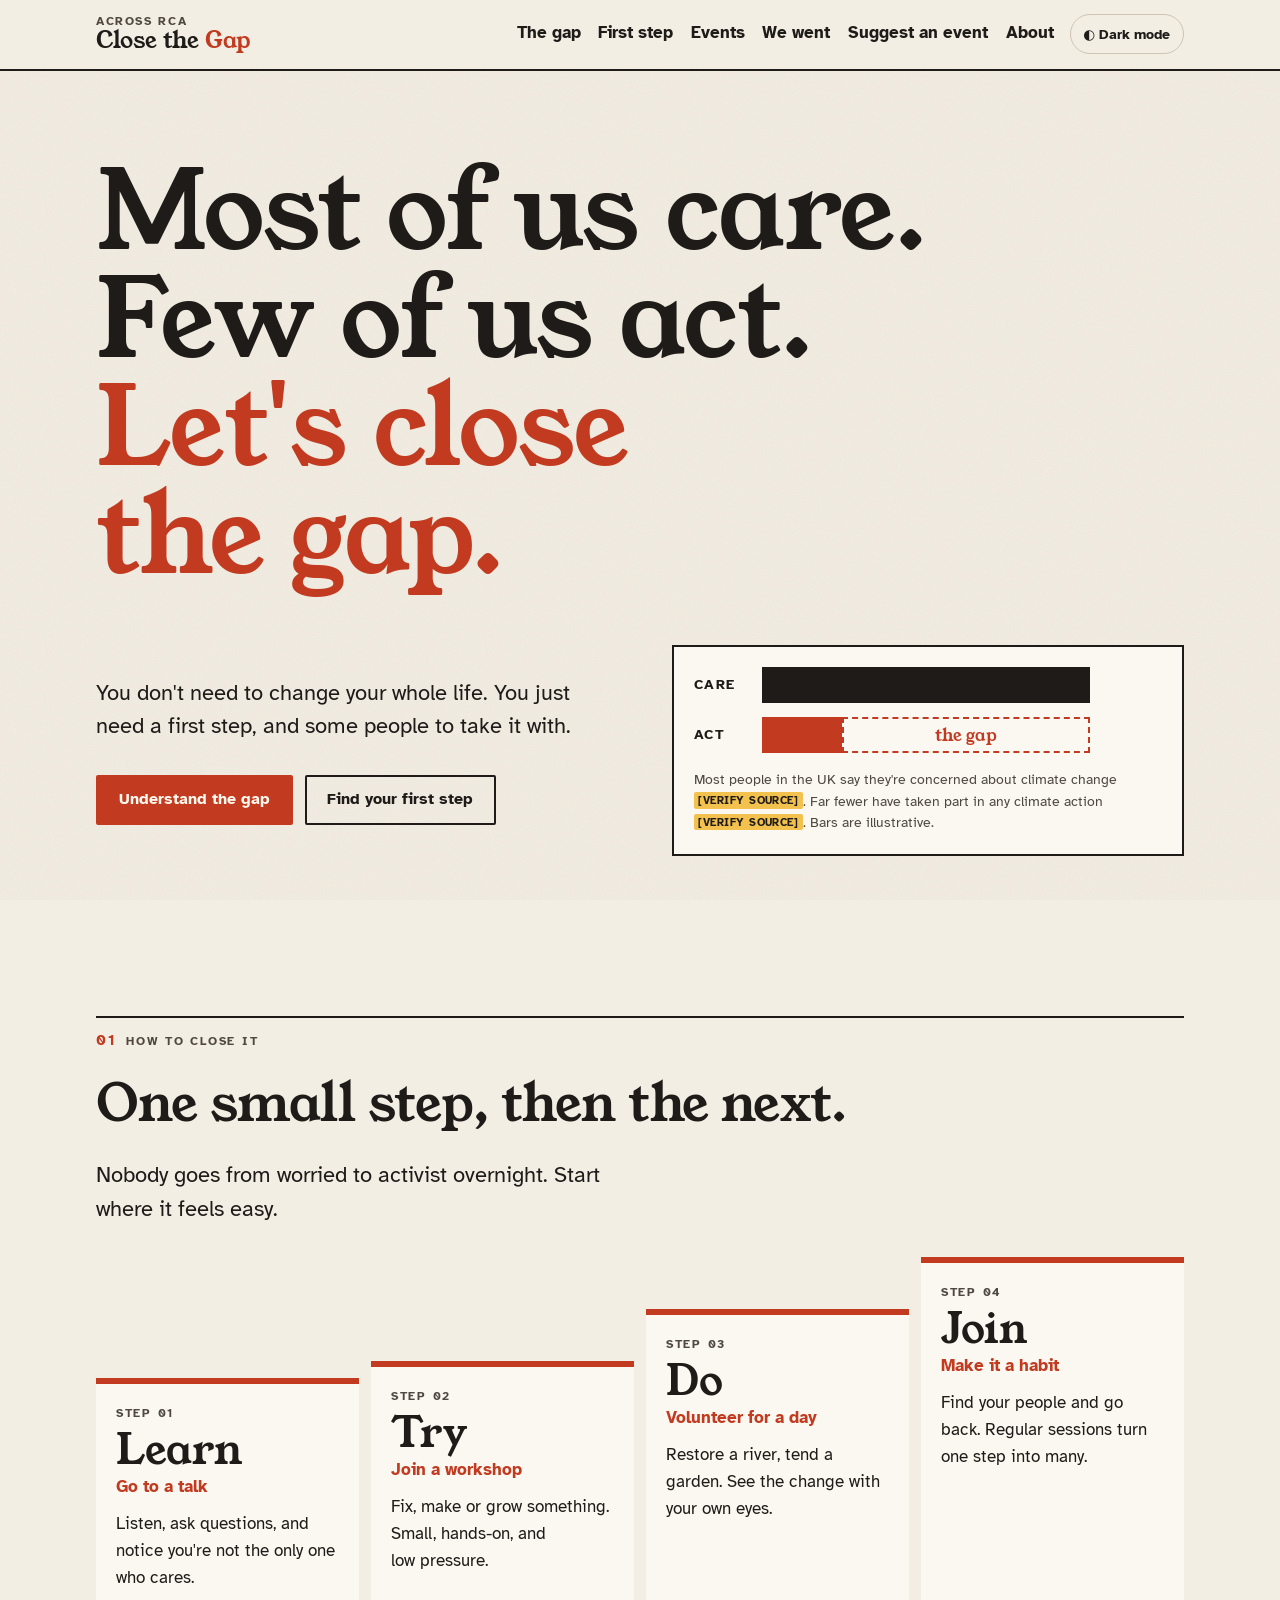
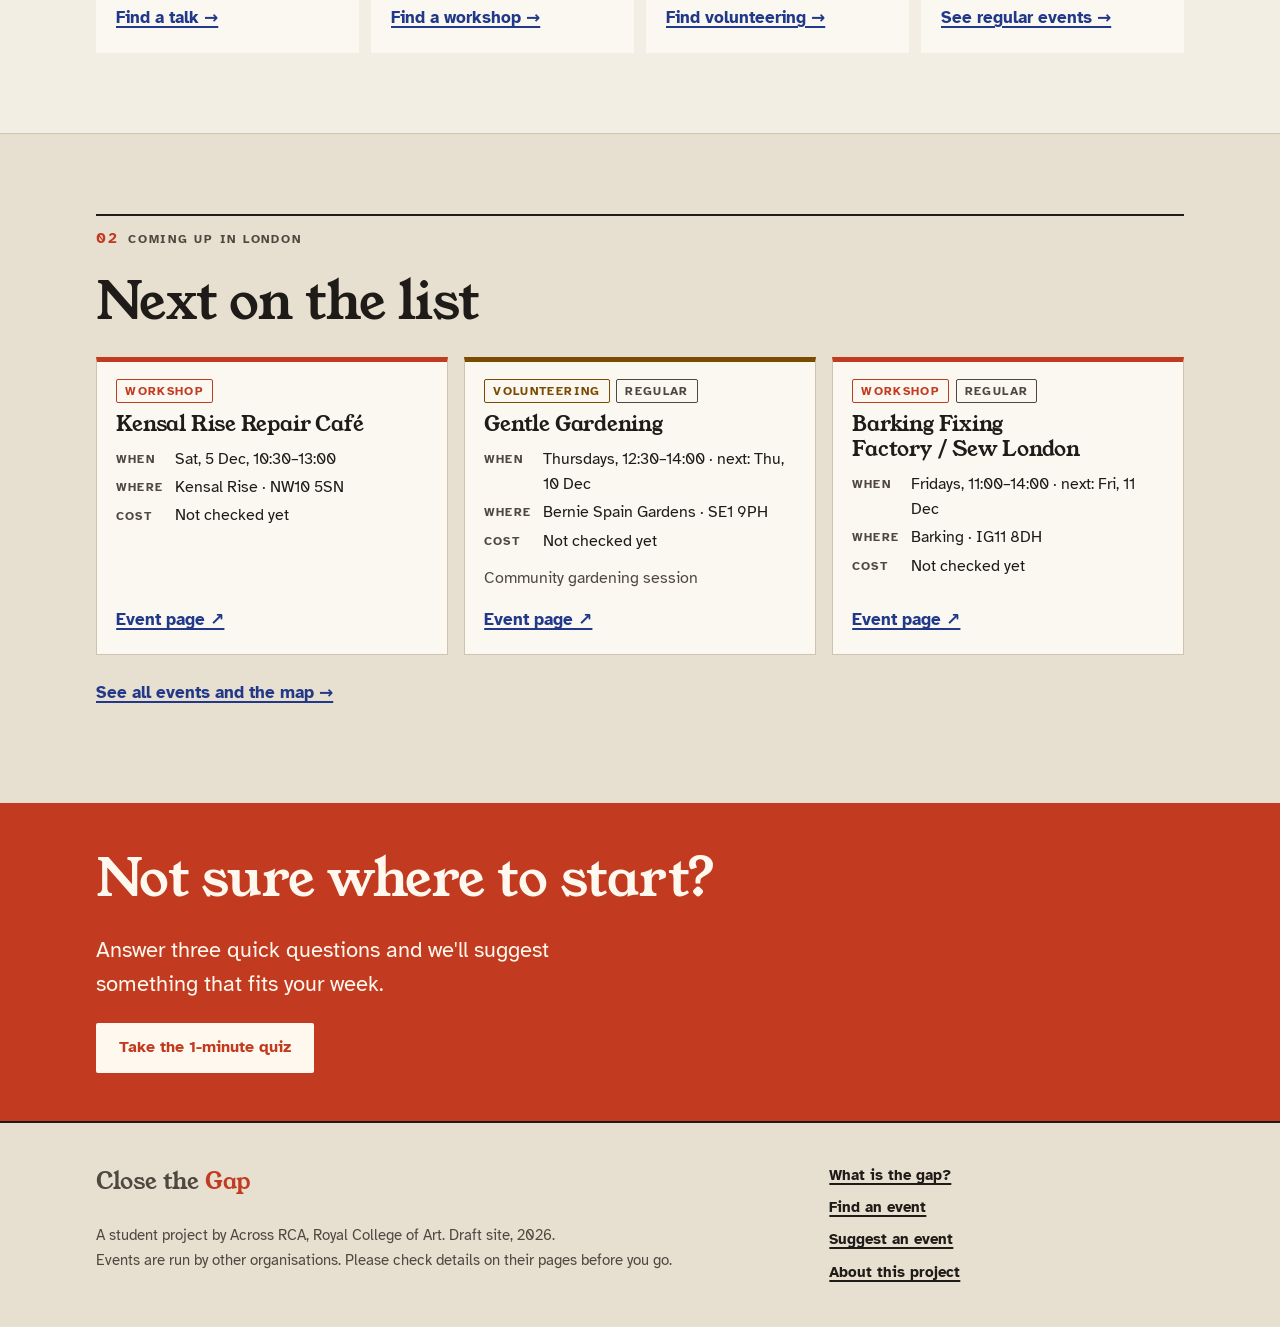
<file: index.html>
<!doctype html>
<html lang="en-GB">
<head>
<meta charset="utf-8">
<meta name="viewport" content="width=device-width, initial-scale=1">
<title>Close the Gap · Across RCA</title>
<meta name="description" content="Most of us care about climate change. Few of us act. Find a friendly first step at a London climate event.">
<link rel="icon" href="data:image/svg+xml,%3Csvg xmlns='http://www.w3.org/2000/svg' viewBox='0 0 32 32'%3E%3Crect width='32' height='32' fill='%23f3eee4'/%3E%3Crect x='4' y='9' width='24' height='5' fill='%231e1b18'/%3E%3Crect x='4' y='18' width='7' height='5' fill='%23c23b20'/%3E%3C/svg%3E">
<!-- Remembers dark/light choice before the page draws (prevents a flash) -->
<script>document.documentElement.classList.add("js");try{var t=localStorage.getItem("aag-theme");if(t)document.documentElement.setAttribute("data-theme",t);}catch(e){}</script>
<link rel="stylesheet" href="tokens.css">
<link rel="stylesheet" href="style.css">
<script src="config.js" defer></script>
<script src="main.js" defer></script>
<script src="data.js" defer></script>
<script src="home.js" defer></script>
</head>
<body>
<a class="skip-link" href="#main">Skip to content</a>

<!-- ===== HEADER (same on every page: if you change it, change it everywhere) ===== -->
<header class="site-header">
  <div class="container header-inner">
    <a class="wordmark" href="index.html">
      <span class="wordmark-kicker">Across RCA</span>
      <span class="wordmark-name">Close the <em>Gap</em></span>
    </a>
    <button class="nav-toggle" type="button" aria-expanded="false" aria-controls="site-nav">Menu</button>
    <nav id="site-nav" class="site-nav" aria-label="Main">
      <ul>
        <li><a href="the-gap.html">The gap</a></li>
        <li><a href="first-step.html">First step</a></li>
        <li><a href="events.html">Events</a></li>
        <li><a href="we-went.html">We went</a></li>
        <li><a href="submit.html">Suggest an event</a></li>
        <li><a href="about.html">About</a></li>
      </ul>
      <button class="theme-toggle" type="button">◐ Theme</button>
    </nav>
  </div>
</header>

<main id="main">

<section class="hero">
  <div class="container">
    <h1><span>Most of us care.</span><span>Few of us act.</span><span class="hero-accent">Let's close the gap.</span></h1>
  </div>
  <div class="container hero-grid">
    <div>
      <p class="lede">You don't need to change your whole life. You just need a first step, and some people to take it with.</p>
      <div class="btn-row">
        <a class="btn btn-primary" href="the-gap.html">Understand the gap</a>
        <a class="btn btn-secondary" href="first-step.html">Find your first step</a>
      </div>
    </div>
    <figure class="gap-figure">
      <div class="gap-row"><span>Care</span><div class="gap-track"><div class="gap-bar gap-bar--care"></div></div></div>
      <div class="gap-row"><span>Act</span><div class="gap-track"><div class="gap-bar gap-bar--act"></div><div class="gap-space">the gap</div></div></div>
      <figcaption>Most people in the UK say they're concerned about climate change <span class="verify">[VERIFY SOURCE]</span>. Far fewer have taken part in any climate action <span class="verify">[VERIFY SOURCE]</span>. Bars are illustrative.</figcaption>
    </figure>
  </div>
</section>

<section class="section">
  <div class="container">
    <p class="chapter"><b>01</b> How to close it</p>
    <h2>One small step, then the next.</h2>
    <p class="lede">Nobody goes from worried to activist overnight. Start where it feels easy.</p>
    <ol class="ladder">
  <li style="--step:0">
    <span class="step-num">Step 01</span>
    <span class="step-verb">Learn</span>
    <span class="step-what">Go to a talk</span>
    <p>Listen, ask questions, and notice you're not the only one who cares.</p>
    <a href="events.html?type=talk">Find a talk →</a>
  </li>
  <li style="--step:1">
    <span class="step-num">Step 02</span>
    <span class="step-verb">Try</span>
    <span class="step-what">Join a workshop</span>
    <p>Fix, make or grow something. Small, hands-on, and low pressure.</p>
    <a href="events.html?type=workshop">Find a workshop →</a>
  </li>
  <li style="--step:2">
    <span class="step-num">Step 03</span>
    <span class="step-verb">Do</span>
    <span class="step-what">Volunteer for a day</span>
    <p>Restore a river, tend a garden. See the change with your own eyes.</p>
    <a href="events.html?type=volunteering">Find volunteering →</a>
  </li>
  <li style="--step:3">
    <span class="step-num">Step 04</span>
    <span class="step-verb">Join</span>
    <span class="step-what">Make it a habit</span>
    <p>Find your people and go back. Regular sessions turn one step into many.</p>
    <a href="events.html">See regular events →</a>
  </li>
</ol>
  </div>
</section>

<section class="section section--sunk">
  <div class="container">
    <p class="chapter"><b>02</b> Coming up in London</p>
    <h2>Next on the list</h2>
    <div id="home-events" aria-live="polite"><p>Loading events…</p></div>
    <p style="margin-top:1.5rem"><a class="arrow-link" href="events.html">See all events and the map →</a></p>
  </div>
</section>

<section class="cta-band">
  <div class="container">
    <h2>Not sure where to start?</h2>
    <p class="lede">Answer three quick questions and we'll suggest something that fits your week.</p>
    <a class="btn btn-invert" href="first-step.html">Take the 1-minute quiz</a>
  </div>
</section>

</main>

<!-- ===== FOOTER (same on every page) ===== -->
<footer class="site-footer">
  <div class="container footer-grid">
    <div>
      <p class="wordmark-name">Close the <em>Gap</em></p>
      <p>A student project by Across RCA, Royal College of Art. Draft site, <span data-year>2026</span>.<br>
      Events are run by other organisations. Please check details on their pages before you go.</p>
    </div>
    <ul aria-label="Footer links">
      <li><a href="the-gap.html">What is the gap?</a></li>
      <li><a href="events.html">Find an event</a></li>
      <li><a href="submit.html">Suggest an event</a></li>
      <li><a href="about.html">About this project</a></li>
    </ul>
  </div>
</footer>
</body>
</html>
</file>
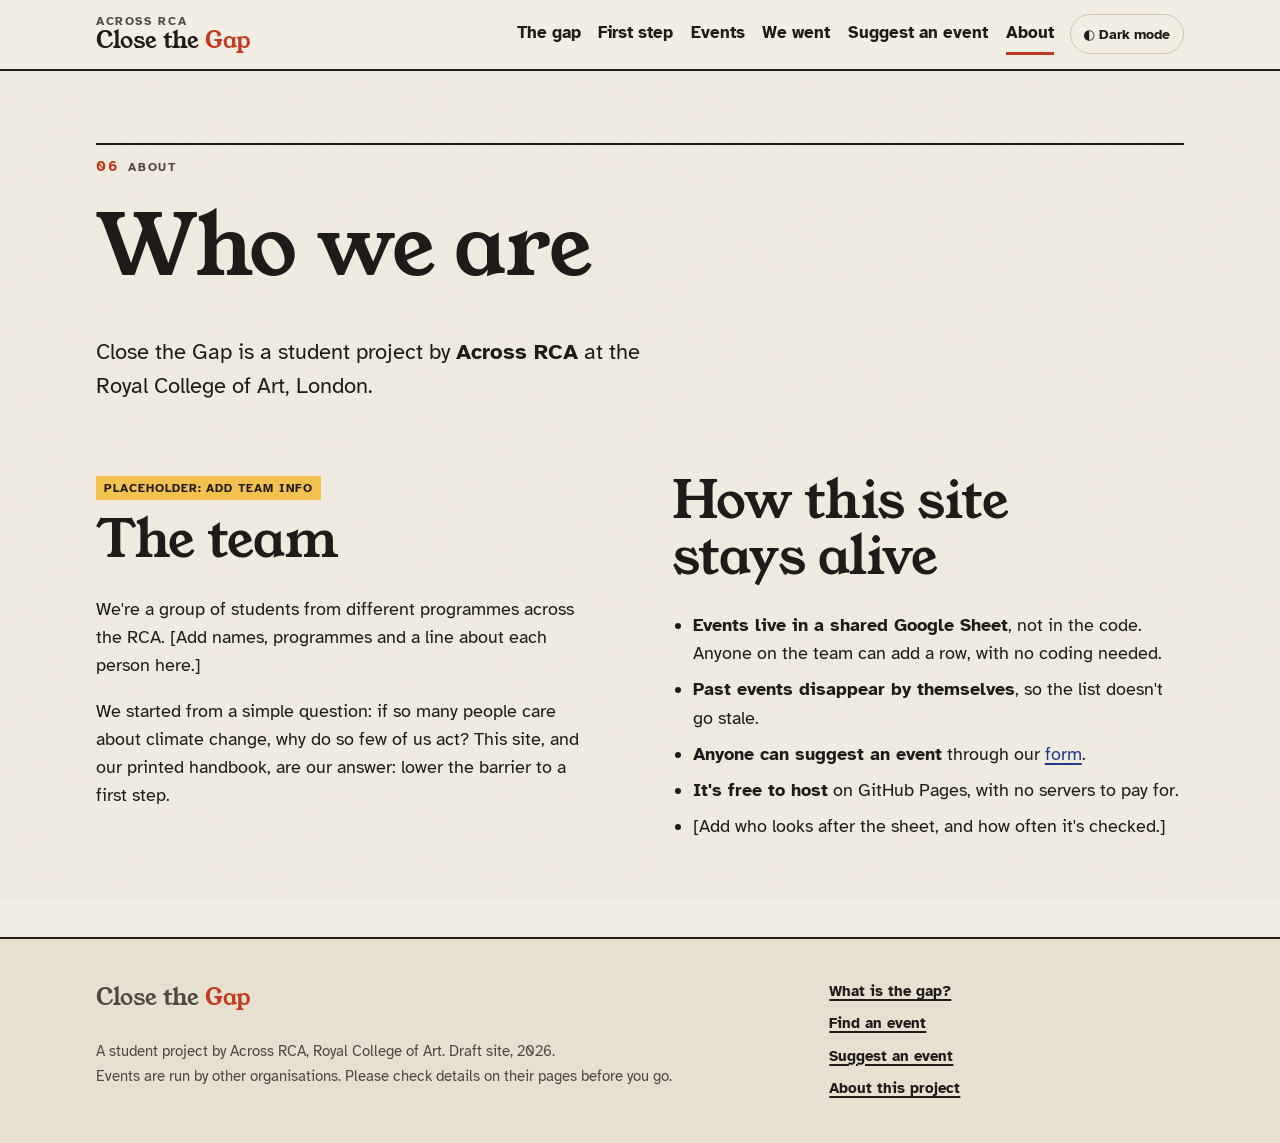
<file: about.html>
<!doctype html>
<html lang="en-GB">
<head>
<meta charset="utf-8">
<meta name="viewport" content="width=device-width, initial-scale=1">
<title>About · Close the Gap</title>
<meta name="description" content="About Close the Gap, a student project by Across RCA at the Royal College of Art.">
<link rel="icon" href="data:image/svg+xml,%3Csvg xmlns='http://www.w3.org/2000/svg' viewBox='0 0 32 32'%3E%3Crect width='32' height='32' fill='%23f3eee4'/%3E%3Crect x='4' y='9' width='24' height='5' fill='%231e1b18'/%3E%3Crect x='4' y='18' width='7' height='5' fill='%23c23b20'/%3E%3C/svg%3E">
<!-- Remembers dark/light choice before the page draws (prevents a flash) -->
<script>document.documentElement.classList.add("js");try{var t=localStorage.getItem("aag-theme");if(t)document.documentElement.setAttribute("data-theme",t);}catch(e){}</script>
<link rel="stylesheet" href="tokens.css">
<link rel="stylesheet" href="style.css">
<script src="config.js" defer></script>
<script src="main.js" defer></script>

</head>
<body>
<a class="skip-link" href="#main">Skip to content</a>

<!-- ===== HEADER (same on every page: if you change it, change it everywhere) ===== -->
<header class="site-header">
  <div class="container header-inner">
    <a class="wordmark" href="index.html">
      <span class="wordmark-kicker">Across RCA</span>
      <span class="wordmark-name">Close the <em>Gap</em></span>
    </a>
    <button class="nav-toggle" type="button" aria-expanded="false" aria-controls="site-nav">Menu</button>
    <nav id="site-nav" class="site-nav" aria-label="Main">
      <ul>
        <li><a href="the-gap.html">The gap</a></li>
        <li><a href="first-step.html">First step</a></li>
        <li><a href="events.html">Events</a></li>
        <li><a href="we-went.html">We went</a></li>
        <li><a href="submit.html">Suggest an event</a></li>
        <li><a href="about.html">About</a></li>
      </ul>
      <button class="theme-toggle" type="button">◐ Theme</button>
    </nav>
  </div>
</header>

<main id="main">

<section class="page-head container">
  <p class="chapter"><b>06</b> About</p>
  <h1>Who we are</h1>
  <p class="lede">Close the Gap is a student project by <strong>Across RCA</strong> at the Royal College of Art, London.</p>
</section>

<section class="section" style="padding-top:1rem">
  <div class="container split">
    <div class="prose">
      <span class="placeholder-tag">PLACEHOLDER: ADD TEAM INFO</span>
      <h2>The team</h2>
      <p>We're a group of students from different programmes across the RCA. [Add names, programmes and a line about each person here.]</p>
      <p>We started from a simple question: if so many people care about climate change, why do so few of us act? This site, and our printed handbook, are our answer: lower the barrier to a first step.</p>
    </div>
    <div class="prose">
      <h2>How this site stays alive</h2>
      <ul class="steps-list">
        <li><strong>Events live in a shared Google Sheet</strong>, not in the code. Anyone on the team can add a row, with no coding needed.</li>
        <li><strong>Past events disappear by themselves</strong>, so the list doesn't go stale.</li>
        <li><strong>Anyone can suggest an event</strong> through our <a href="submit.html">form</a>.</li>
        <li><strong>It's free to host</strong> on GitHub Pages, with no servers to pay for.</li>
        <li>[Add who looks after the sheet, and how often it's checked.]</li>
      </ul>
    </div>
  </div>
</section>

</main>

<!-- ===== FOOTER (same on every page) ===== -->
<footer class="site-footer">
  <div class="container footer-grid">
    <div>
      <p class="wordmark-name">Close the <em>Gap</em></p>
      <p>A student project by Across RCA, Royal College of Art. Draft site, <span data-year>2026</span>.<br>
      Events are run by other organisations. Please check details on their pages before you go.</p>
    </div>
    <ul aria-label="Footer links">
      <li><a href="the-gap.html">What is the gap?</a></li>
      <li><a href="events.html">Find an event</a></li>
      <li><a href="submit.html">Suggest an event</a></li>
      <li><a href="about.html">About this project</a></li>
    </ul>
  </div>
</footer>
</body>
</html>
</file>
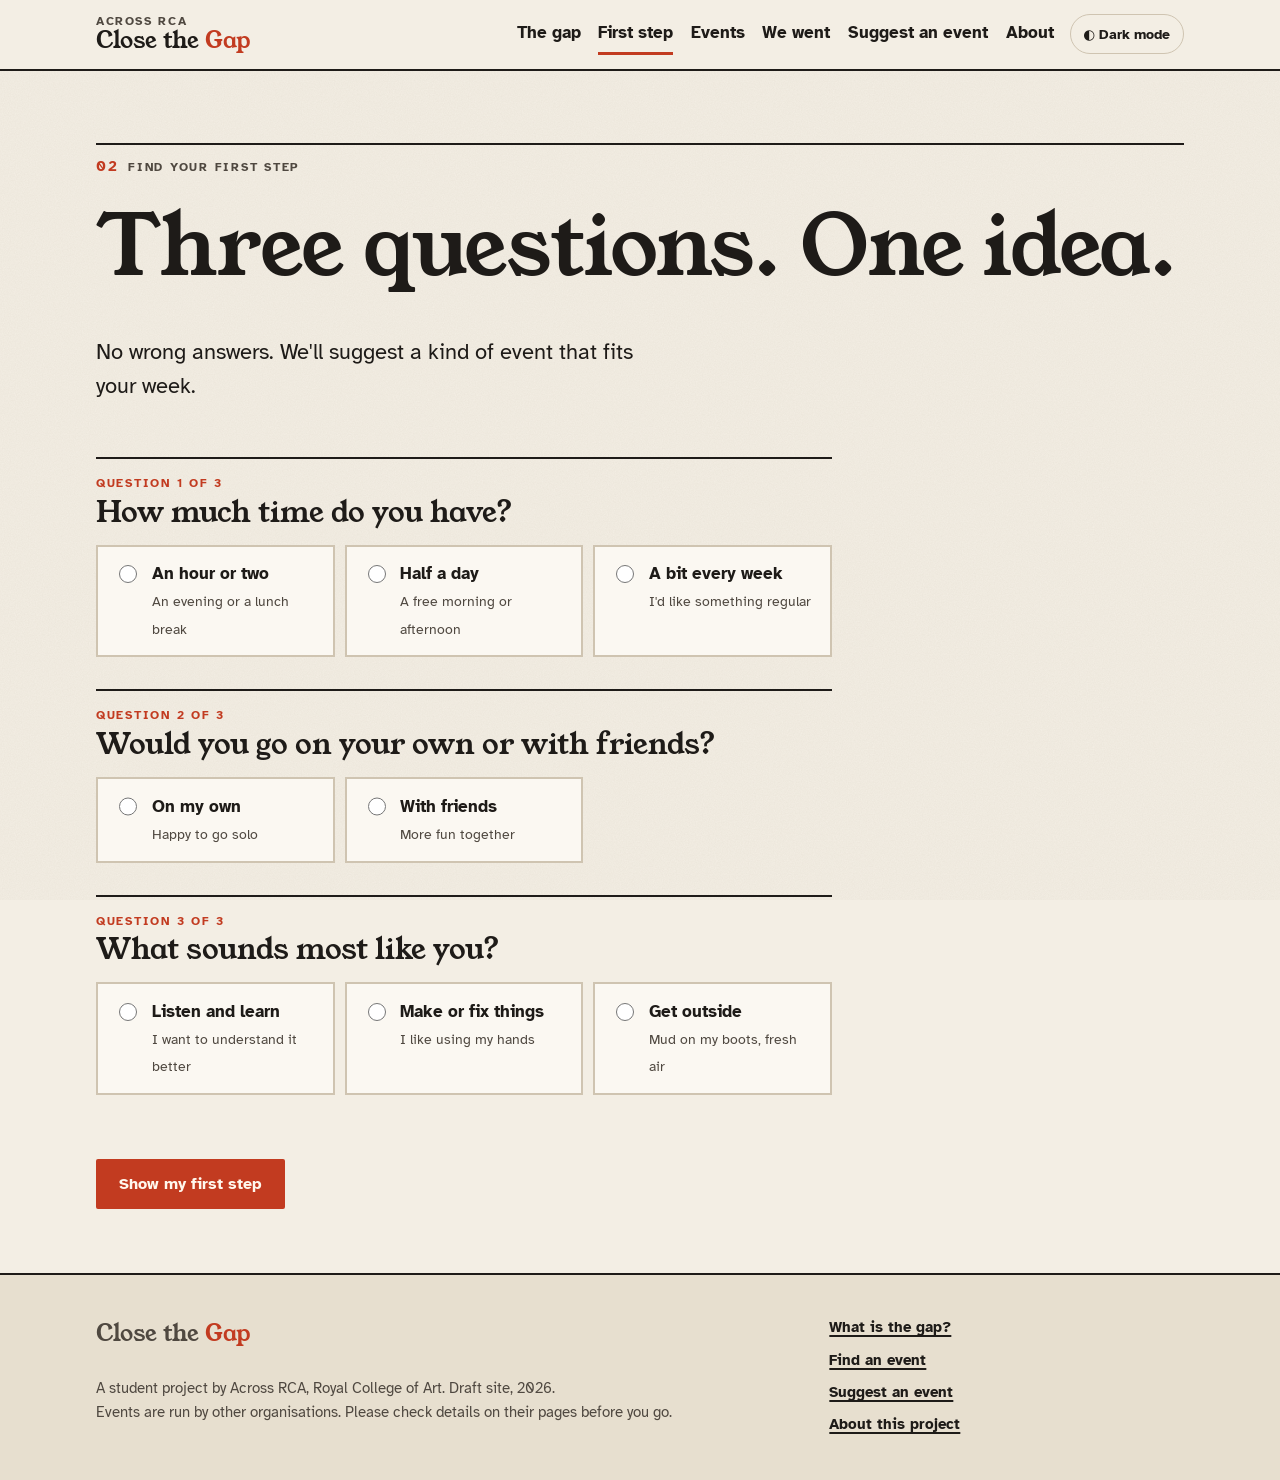
<file: first-step.html>
<!doctype html>
<html lang="en-GB">
<head>
<meta charset="utf-8">
<meta name="viewport" content="width=device-width, initial-scale=1">
<title>Find your first step · Close the Gap</title>
<meta name="description" content="Three quick questions to find a climate event in London that suits you.">
<link rel="icon" href="data:image/svg+xml,%3Csvg xmlns='http://www.w3.org/2000/svg' viewBox='0 0 32 32'%3E%3Crect width='32' height='32' fill='%23f3eee4'/%3E%3Crect x='4' y='9' width='24' height='5' fill='%231e1b18'/%3E%3Crect x='4' y='18' width='7' height='5' fill='%23c23b20'/%3E%3C/svg%3E">
<!-- Remembers dark/light choice before the page draws (prevents a flash) -->
<script>document.documentElement.classList.add("js");try{var t=localStorage.getItem("aag-theme");if(t)document.documentElement.setAttribute("data-theme",t);}catch(e){}</script>
<link rel="stylesheet" href="tokens.css">
<link rel="stylesheet" href="style.css">
<script src="config.js" defer></script>
<script src="main.js" defer></script>
<script src="quiz.js" defer></script>
</head>
<body>
<a class="skip-link" href="#main">Skip to content</a>

<!-- ===== HEADER (same on every page: if you change it, change it everywhere) ===== -->
<header class="site-header">
  <div class="container header-inner">
    <a class="wordmark" href="index.html">
      <span class="wordmark-kicker">Across RCA</span>
      <span class="wordmark-name">Close the <em>Gap</em></span>
    </a>
    <button class="nav-toggle" type="button" aria-expanded="false" aria-controls="site-nav">Menu</button>
    <nav id="site-nav" class="site-nav" aria-label="Main">
      <ul>
        <li><a href="the-gap.html">The gap</a></li>
        <li><a href="first-step.html">First step</a></li>
        <li><a href="events.html">Events</a></li>
        <li><a href="we-went.html">We went</a></li>
        <li><a href="submit.html">Suggest an event</a></li>
        <li><a href="about.html">About</a></li>
      </ul>
      <button class="theme-toggle" type="button">◐ Theme</button>
    </nav>
  </div>
</header>

<main id="main">

<section class="page-head container">
  <p class="chapter"><b>02</b> Find your first step</p>
  <h1>Three questions. One idea.</h1>
  <p class="lede">No wrong answers. We'll suggest a kind of event that fits your week.</p>
</section>

<section class="container" style="padding-bottom:4rem">
  <form id="quiz" class="quiz" novalidate>
    <fieldset>
      <legend><span class="q-num">Question 1 of 3</span>How much time do you have?</legend>
      <div class="choices">
        <label class="choice"><input type="radio" name="time" value="short"><span><strong>An hour or two</strong><small>An evening or a lunch break</small></span></label>
        <label class="choice"><input type="radio" name="time" value="half"><span><strong>Half a day</strong><small>A free morning or afternoon</small></span></label>
        <label class="choice"><input type="radio" name="time" value="regular"><span><strong>A bit every week</strong><small>I'd like something regular</small></span></label>
      </div>
    </fieldset>
    <fieldset>
      <legend><span class="q-num">Question 2 of 3</span>Would you go on your own or with friends?</legend>
      <div class="choices">
        <label class="choice"><input type="radio" name="company" value="solo"><span><strong>On my own</strong><small>Happy to go solo</small></span></label>
        <label class="choice"><input type="radio" name="company" value="friends"><span><strong>With friends</strong><small>More fun together</small></span></label>
      </div>
    </fieldset>
    <fieldset>
      <legend><span class="q-num">Question 3 of 3</span>What sounds most like you?</legend>
      <div class="choices">
        <label class="choice"><input type="radio" name="style" value="learn"><span><strong>Listen and learn</strong><small>I want to understand it better</small></span></label>
        <label class="choice"><input type="radio" name="style" value="make"><span><strong>Make or fix things</strong><small>I like using my hands</small></span></label>
        <label class="choice"><input type="radio" name="style" value="outdoors"><span><strong>Get outside</strong><small>Mud on my boots, fresh air</small></span></label>
      </div>
    </fieldset>
    <p id="quiz-error" class="quiz-error" role="alert"></p>
    <div><button class="btn btn-primary" type="submit">Show my first step</button></div>
  </form>

  <section id="quiz-result" class="quiz-result" tabindex="-1" aria-live="polite" hidden></section>
</section>

</main>

<!-- ===== FOOTER (same on every page) ===== -->
<footer class="site-footer">
  <div class="container footer-grid">
    <div>
      <p class="wordmark-name">Close the <em>Gap</em></p>
      <p>A student project by Across RCA, Royal College of Art. Draft site, <span data-year>2026</span>.<br>
      Events are run by other organisations. Please check details on their pages before you go.</p>
    </div>
    <ul aria-label="Footer links">
      <li><a href="the-gap.html">What is the gap?</a></li>
      <li><a href="events.html">Find an event</a></li>
      <li><a href="submit.html">Suggest an event</a></li>
      <li><a href="about.html">About this project</a></li>
    </ul>
  </div>
</footer>
</body>
</html>
</file>
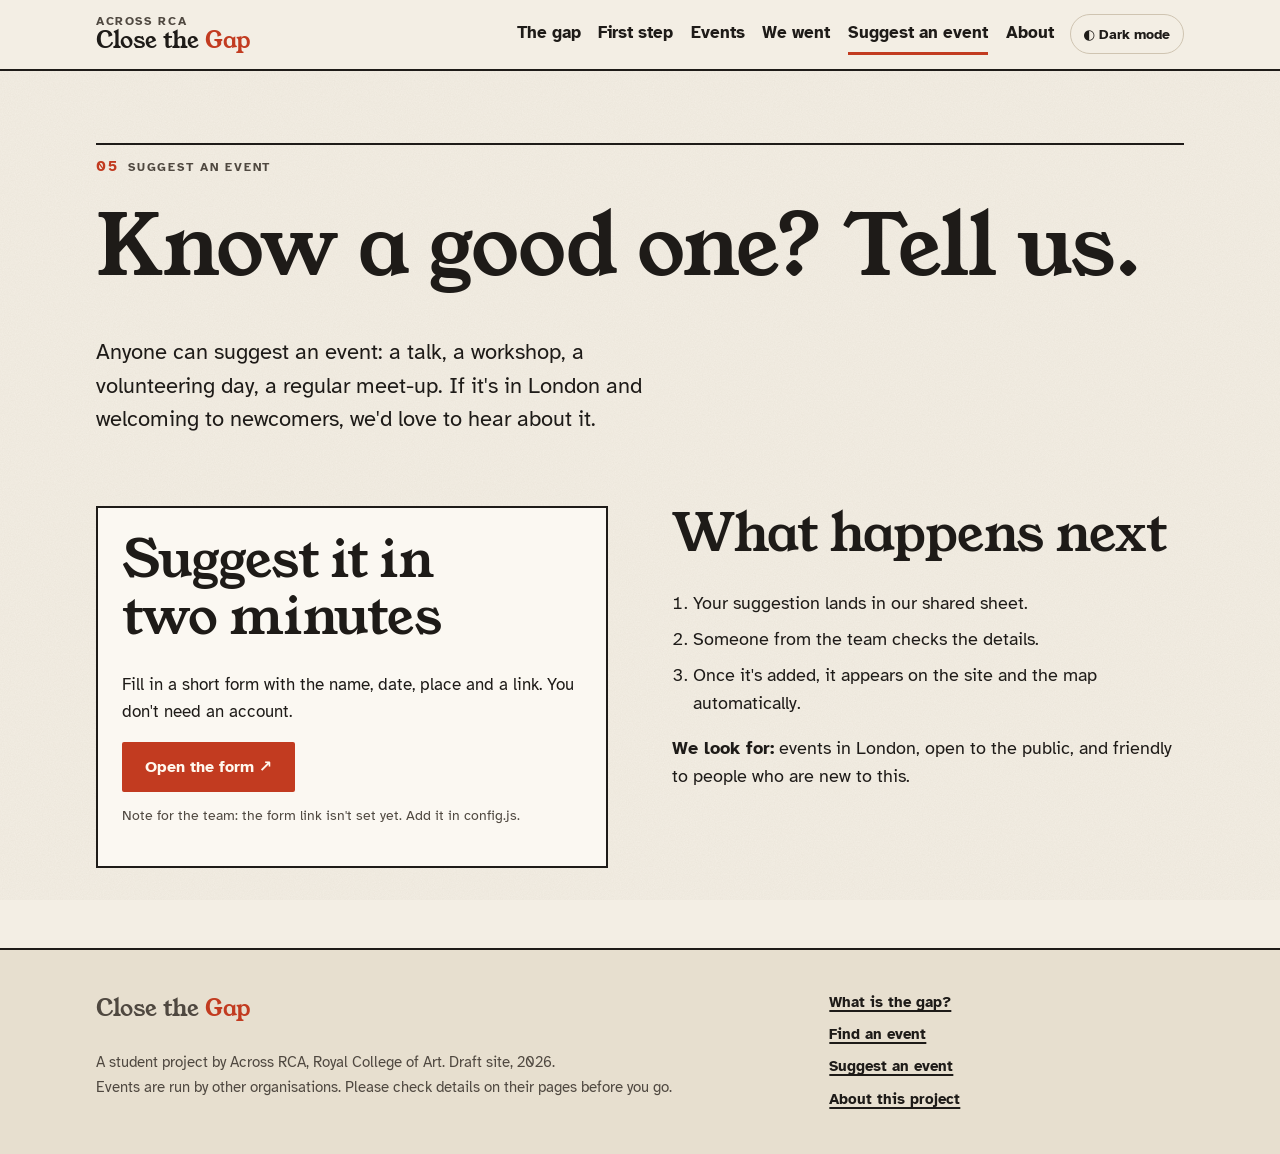
<file: submit.html>
<!doctype html>
<html lang="en-GB">
<head>
<meta charset="utf-8">
<meta name="viewport" content="width=device-width, initial-scale=1">
<title>Suggest an event · Close the Gap</title>
<meta name="description" content="Know a friendly climate event in London? Suggest it and we'll add it to the list.">
<link rel="icon" href="data:image/svg+xml,%3Csvg xmlns='http://www.w3.org/2000/svg' viewBox='0 0 32 32'%3E%3Crect width='32' height='32' fill='%23f3eee4'/%3E%3Crect x='4' y='9' width='24' height='5' fill='%231e1b18'/%3E%3Crect x='4' y='18' width='7' height='5' fill='%23c23b20'/%3E%3C/svg%3E">
<!-- Remembers dark/light choice before the page draws (prevents a flash) -->
<script>document.documentElement.classList.add("js");try{var t=localStorage.getItem("aag-theme");if(t)document.documentElement.setAttribute("data-theme",t);}catch(e){}</script>
<link rel="stylesheet" href="tokens.css">
<link rel="stylesheet" href="style.css">
<script src="config.js" defer></script>
<script src="main.js" defer></script>

</head>
<body>
<a class="skip-link" href="#main">Skip to content</a>

<!-- ===== HEADER (same on every page: if you change it, change it everywhere) ===== -->
<header class="site-header">
  <div class="container header-inner">
    <a class="wordmark" href="index.html">
      <span class="wordmark-kicker">Across RCA</span>
      <span class="wordmark-name">Close the <em>Gap</em></span>
    </a>
    <button class="nav-toggle" type="button" aria-expanded="false" aria-controls="site-nav">Menu</button>
    <nav id="site-nav" class="site-nav" aria-label="Main">
      <ul>
        <li><a href="the-gap.html">The gap</a></li>
        <li><a href="first-step.html">First step</a></li>
        <li><a href="events.html">Events</a></li>
        <li><a href="we-went.html">We went</a></li>
        <li><a href="submit.html">Suggest an event</a></li>
        <li><a href="about.html">About</a></li>
      </ul>
      <button class="theme-toggle" type="button">◐ Theme</button>
    </nav>
  </div>
</header>

<main id="main">

<section class="page-head container">
  <p class="chapter"><b>05</b> Suggest an event</p>
  <h1>Know a good one? Tell us.</h1>
  <p class="lede">Anyone can suggest an event: a talk, a workshop, a volunteering day, a regular meet-up. If it's in London and welcoming to newcomers, we'd love to hear about it.</p>
</section>

<section class="section" style="padding-top:1rem">
  <div class="container split">
    <div class="box">
      <h2>Suggest it in two minutes</h2>
      <p>Fill in a short form with the name, date, place and a link. You don't need an account.</p>
      <a class="btn btn-primary" data-config-link="GOOGLE_FORM_URL" href="#" target="_blank" rel="noopener noreferrer">Open the form ↗<span class="visually-hidden"> (opens in a new tab)</span></a>
    </div>
    <div class="prose">
      <h2>What happens next</h2>
      <ol class="steps-list">
        <li>Your suggestion lands in our shared sheet.</li>
        <li>Someone from the team checks the details.</li>
        <li>Once it's added, it appears on the site and the map automatically.</li>
      </ol>
      <p><strong>We look for:</strong> events in London, open to the public, and friendly to people who are new to this.</p>
    </div>
  </div>
</section>

</main>

<!-- ===== FOOTER (same on every page) ===== -->
<footer class="site-footer">
  <div class="container footer-grid">
    <div>
      <p class="wordmark-name">Close the <em>Gap</em></p>
      <p>A student project by Across RCA, Royal College of Art. Draft site, <span data-year>2026</span>.<br>
      Events are run by other organisations. Please check details on their pages before you go.</p>
    </div>
    <ul aria-label="Footer links">
      <li><a href="the-gap.html">What is the gap?</a></li>
      <li><a href="events.html">Find an event</a></li>
      <li><a href="submit.html">Suggest an event</a></li>
      <li><a href="about.html">About this project</a></li>
    </ul>
  </div>
</footer>
</body>
</html>
</file>
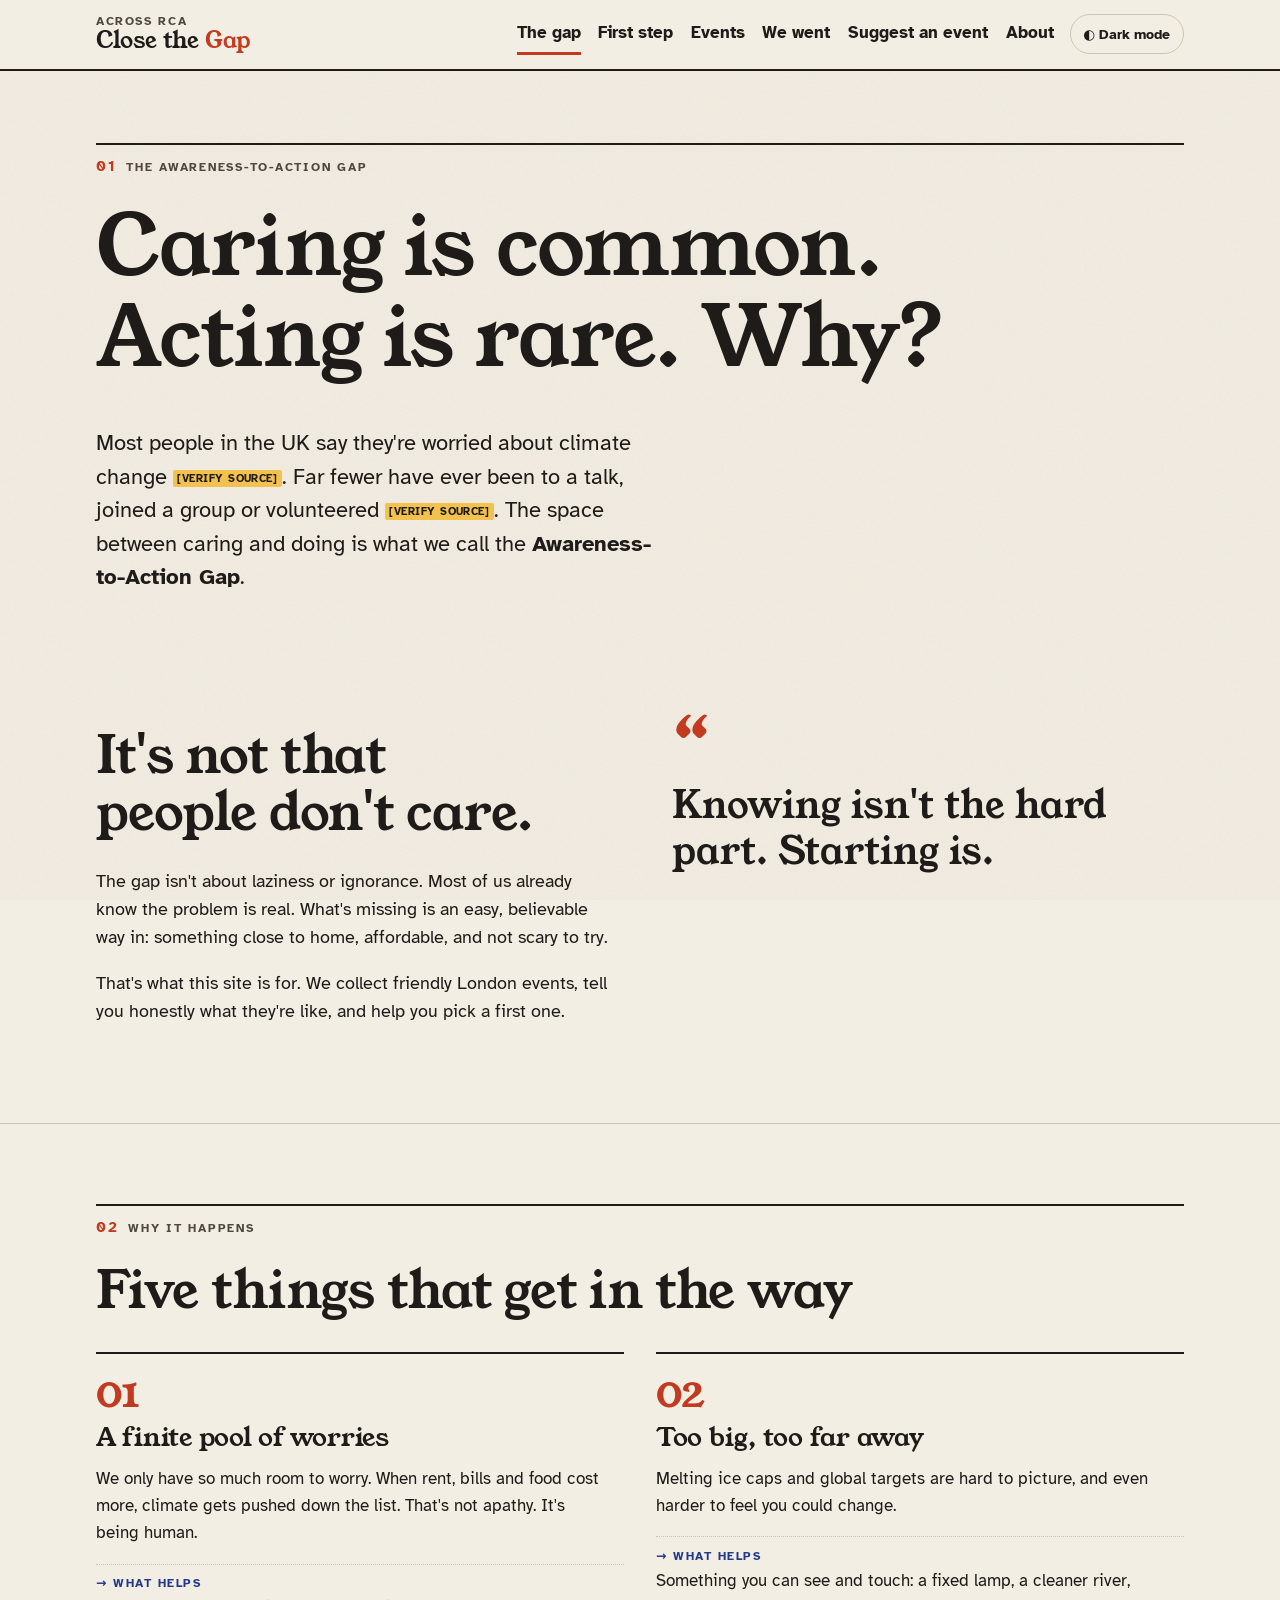
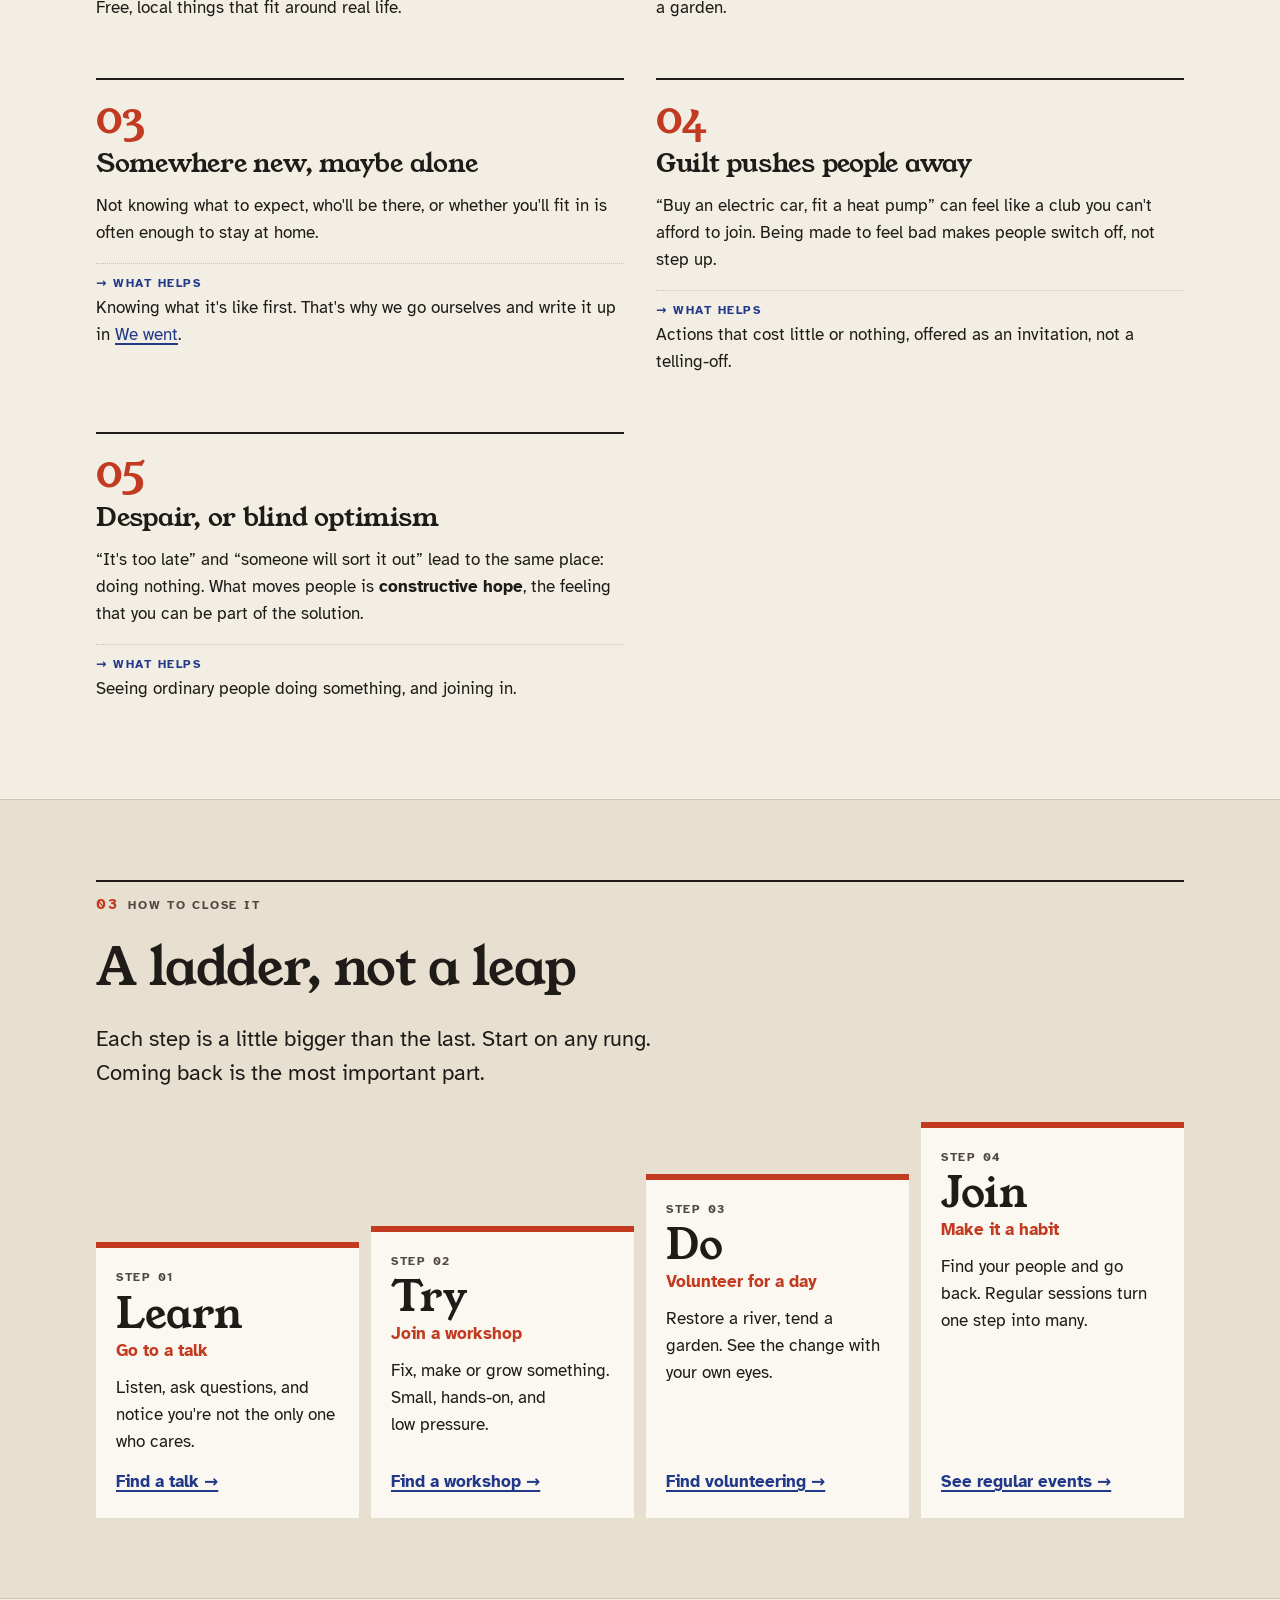
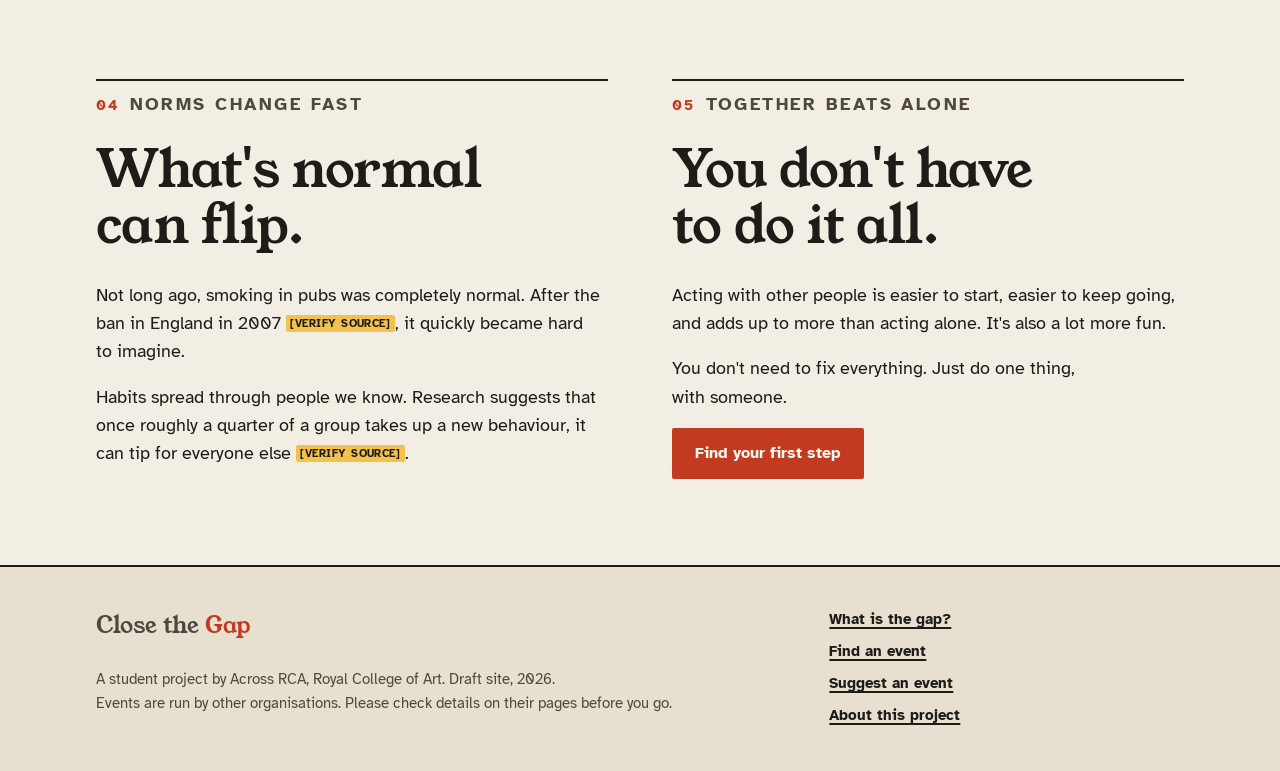
<file: the-gap.html>
<!doctype html>
<html lang="en-GB">
<head>
<meta charset="utf-8">
<meta name="viewport" content="width=device-width, initial-scale=1">
<title>What is the gap? · Close the Gap</title>
<meta name="description" content="The Awareness-to-Action Gap: why caring about climate change doesn't always turn into action, and how to close it.">
<link rel="icon" href="data:image/svg+xml,%3Csvg xmlns='http://www.w3.org/2000/svg' viewBox='0 0 32 32'%3E%3Crect width='32' height='32' fill='%23f3eee4'/%3E%3Crect x='4' y='9' width='24' height='5' fill='%231e1b18'/%3E%3Crect x='4' y='18' width='7' height='5' fill='%23c23b20'/%3E%3C/svg%3E">
<!-- Remembers dark/light choice before the page draws (prevents a flash) -->
<script>document.documentElement.classList.add("js");try{var t=localStorage.getItem("aag-theme");if(t)document.documentElement.setAttribute("data-theme",t);}catch(e){}</script>
<link rel="stylesheet" href="tokens.css">
<link rel="stylesheet" href="style.css">
<script src="config.js" defer></script>
<script src="main.js" defer></script>

</head>
<body>
<a class="skip-link" href="#main">Skip to content</a>

<!-- ===== HEADER (same on every page: if you change it, change it everywhere) ===== -->
<header class="site-header">
  <div class="container header-inner">
    <a class="wordmark" href="index.html">
      <span class="wordmark-kicker">Across RCA</span>
      <span class="wordmark-name">Close the <em>Gap</em></span>
    </a>
    <button class="nav-toggle" type="button" aria-expanded="false" aria-controls="site-nav">Menu</button>
    <nav id="site-nav" class="site-nav" aria-label="Main">
      <ul>
        <li><a href="the-gap.html">The gap</a></li>
        <li><a href="first-step.html">First step</a></li>
        <li><a href="events.html">Events</a></li>
        <li><a href="we-went.html">We went</a></li>
        <li><a href="submit.html">Suggest an event</a></li>
        <li><a href="about.html">About</a></li>
      </ul>
      <button class="theme-toggle" type="button">◐ Theme</button>
    </nav>
  </div>
</header>

<main id="main">

<section class="page-head container">
  <p class="chapter"><b>01</b> The Awareness-to-Action Gap</p>
  <h1>Caring is common. Acting is rare. Why?</h1>
  <p class="lede">Most people in the UK say they're worried about climate change <span class="verify">[VERIFY SOURCE]</span>. Far fewer have ever been to a talk, joined a group or volunteered <span class="verify">[VERIFY SOURCE]</span>. The space between caring and doing is what we call the <strong>Awareness-to-Action Gap</strong>.</p>
</section>

<section class="section">
  <div class="container split">
    <div class="prose">
      <h2>It's not that people don't care.</h2>
      <p>The gap isn't about laziness or ignorance. Most of us already know the problem is real. What's missing is an easy, believable way in: something close to home, affordable, and not scary to try.</p>
      <p>That's what this site is for. We collect friendly London events, tell you honestly what they're like, and help you pick a first one.</p>
    </div>
    <blockquote class="pull-quote">Knowing isn't the hard part. Starting is.</blockquote>
  </div>
</section>

<section class="section">
  <div class="container">
    <p class="chapter"><b>02</b> Why it happens</p>
    <h2>Five things that get in the way</h2>
    <ol class="barriers">
      <li>
        <span class="barrier-num" aria-hidden="true">01</span>
        <h3>A finite pool of worries</h3>
        <p>We only have so much room to worry. When rent, bills and food cost more, climate gets pushed down the list. That's not apathy. It's being human.</p>
        <p class="helps"><strong>What helps</strong>Free, local things that fit around real life.</p>
      </li>
      <li>
        <span class="barrier-num" aria-hidden="true">02</span>
        <h3>Too big, too far away</h3>
        <p>Melting ice caps and global targets are hard to picture, and even harder to feel you could change.</p>
        <p class="helps"><strong>What helps</strong>Something you can see and touch: a fixed lamp, a cleaner river, a garden.</p>
      </li>
      <li>
        <span class="barrier-num" aria-hidden="true">03</span>
        <h3>Somewhere new, maybe alone</h3>
        <p>Not knowing what to expect, who'll be there, or whether you'll fit in is often enough to stay at home.</p>
        <p class="helps"><strong>What helps</strong>Knowing what it's like first. That's why we go ourselves and write it up in <a href="we-went.html">We went</a>.</p>
      </li>
      <li>
        <span class="barrier-num" aria-hidden="true">04</span>
        <h3>Guilt pushes people away</h3>
        <p>“Buy an electric car, fit a heat pump” can feel like a club you can't afford to join. Being made to feel bad makes people switch off, not step up.</p>
        <p class="helps"><strong>What helps</strong>Actions that cost little or nothing, offered as an invitation, not a telling-off.</p>
      </li>
      <li>
        <span class="barrier-num" aria-hidden="true">05</span>
        <h3>Despair, or blind optimism</h3>
        <p>“It's too late” and “someone will sort it out” lead to the same place: doing nothing. What moves people is <strong>constructive hope</strong>, the feeling that you can be part of the solution.</p>
        <p class="helps"><strong>What helps</strong>Seeing ordinary people doing something, and joining in.</p>
      </li>
    </ol>
  </div>
</section>

<section class="section section--sunk">
  <div class="container">
    <p class="chapter"><b>03</b> How to close it</p>
    <h2>A ladder, not a leap</h2>
    <p class="lede">Each step is a little bigger than the last. Start on any rung. Coming back is the most important part.</p>
    <ol class="ladder">
  <li style="--step:0">
    <span class="step-num">Step 01</span>
    <span class="step-verb">Learn</span>
    <span class="step-what">Go to a talk</span>
    <p>Listen, ask questions, and notice you're not the only one who cares.</p>
    <a href="events.html?type=talk">Find a talk →</a>
  </li>
  <li style="--step:1">
    <span class="step-num">Step 02</span>
    <span class="step-verb">Try</span>
    <span class="step-what">Join a workshop</span>
    <p>Fix, make or grow something. Small, hands-on, and low pressure.</p>
    <a href="events.html?type=workshop">Find a workshop →</a>
  </li>
  <li style="--step:2">
    <span class="step-num">Step 03</span>
    <span class="step-verb">Do</span>
    <span class="step-what">Volunteer for a day</span>
    <p>Restore a river, tend a garden. See the change with your own eyes.</p>
    <a href="events.html?type=volunteering">Find volunteering →</a>
  </li>
  <li style="--step:3">
    <span class="step-num">Step 04</span>
    <span class="step-verb">Join</span>
    <span class="step-what">Make it a habit</span>
    <p>Find your people and go back. Regular sessions turn one step into many.</p>
    <a href="events.html">See regular events →</a>
  </li>
</ol>
  </div>
</section>

<section class="section">
  <div class="container split">
    <div class="prose">
      <p class="chapter"><b>04</b> Norms change fast</p>
      <h2>What's normal can flip.</h2>
      <p>Not long ago, smoking in pubs was completely normal. After the ban in England in 2007 <span class="verify">[VERIFY SOURCE]</span>, it quickly became hard to imagine.</p>
      <p>Habits spread through people we know. Research suggests that once roughly a quarter of a group takes up a new behaviour, it can tip for everyone else <span class="verify">[VERIFY SOURCE]</span>.</p>
    </div>
    <div class="prose">
      <p class="chapter"><b>05</b> Together beats alone</p>
      <h2>You don't have to do it all.</h2>
      <p>Acting with other people is easier to start, easier to keep going, and adds up to more than acting alone. It's also a lot more fun.</p>
      <p>You don't need to fix everything. Just do one thing, with someone.</p>
      <a class="btn btn-primary" href="first-step.html">Find your first step</a>
    </div>
  </div>
</section>

</main>

<!-- ===== FOOTER (same on every page) ===== -->
<footer class="site-footer">
  <div class="container footer-grid">
    <div>
      <p class="wordmark-name">Close the <em>Gap</em></p>
      <p>A student project by Across RCA, Royal College of Art. Draft site, <span data-year>2026</span>.<br>
      Events are run by other organisations. Please check details on their pages before you go.</p>
    </div>
    <ul aria-label="Footer links">
      <li><a href="the-gap.html">What is the gap?</a></li>
      <li><a href="events.html">Find an event</a></li>
      <li><a href="submit.html">Suggest an event</a></li>
      <li><a href="about.html">About this project</a></li>
    </ul>
  </div>
</footer>
</body>
</html>
</file>
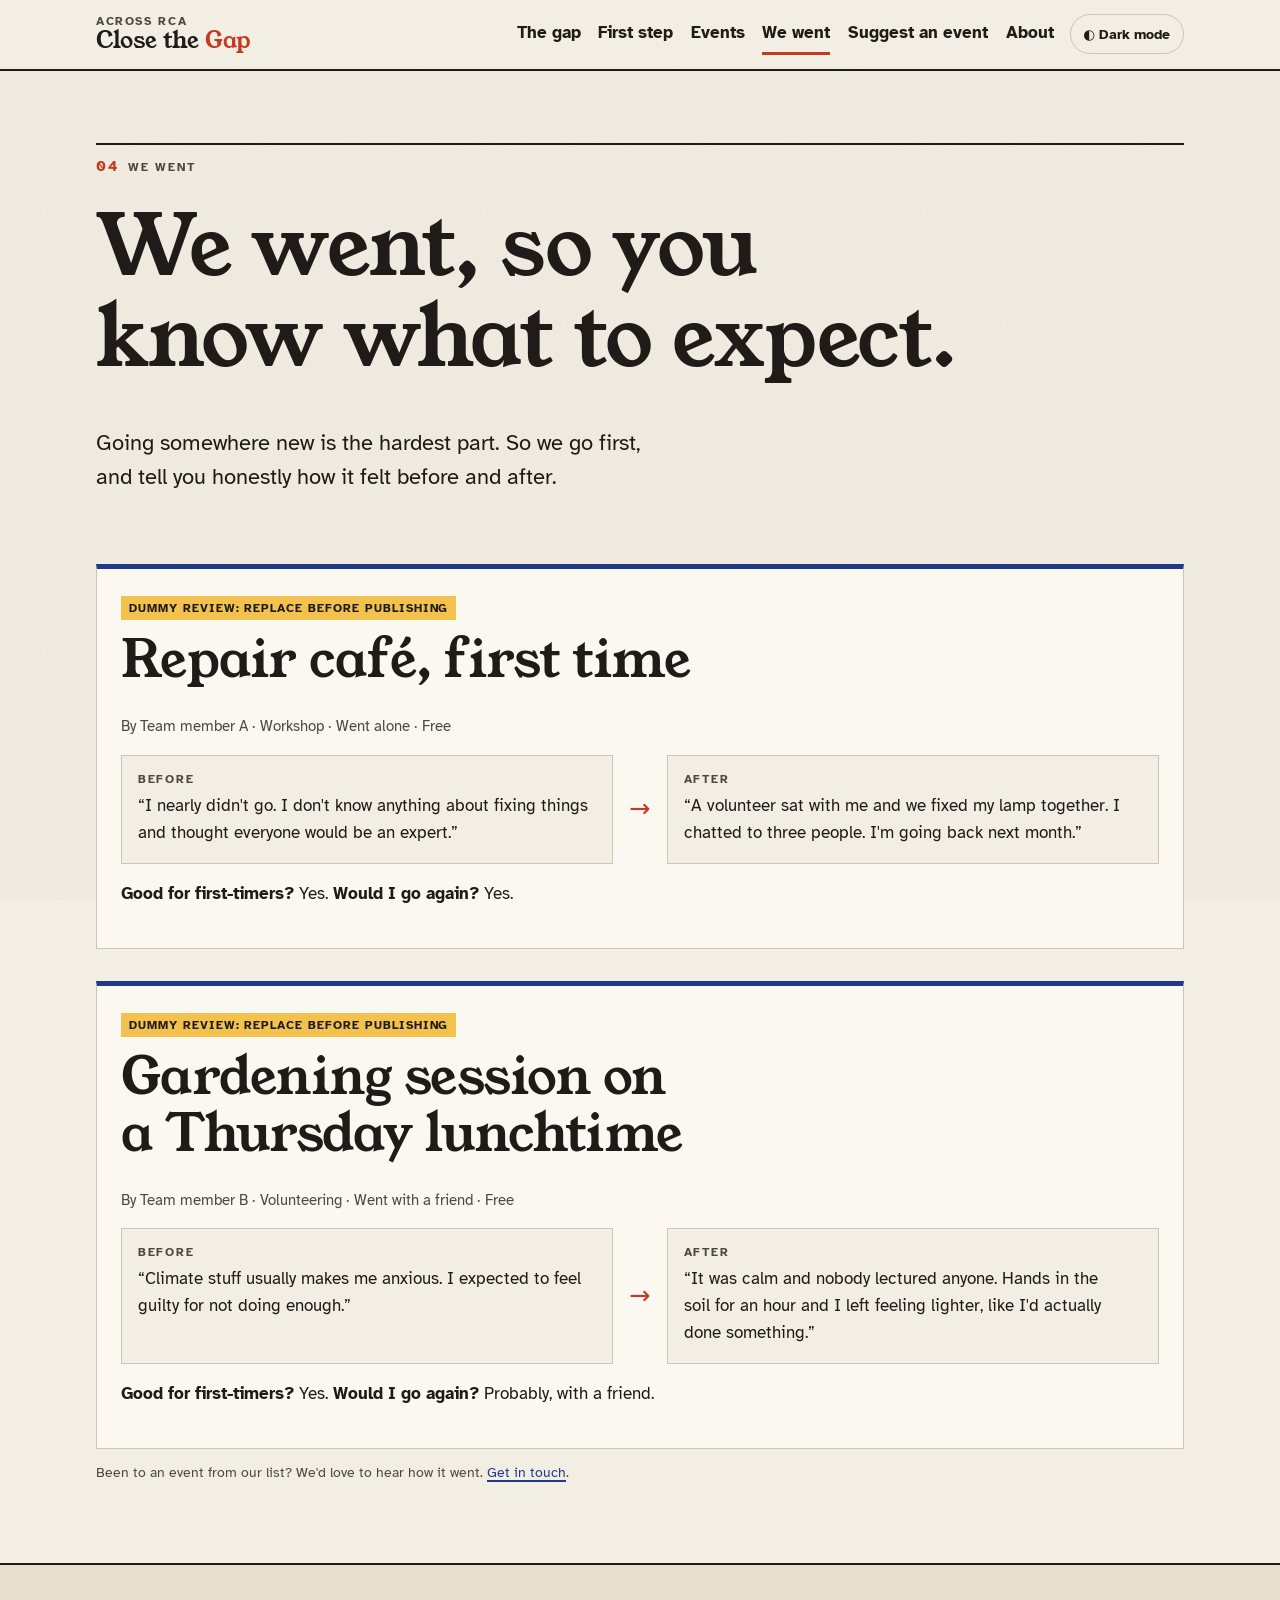
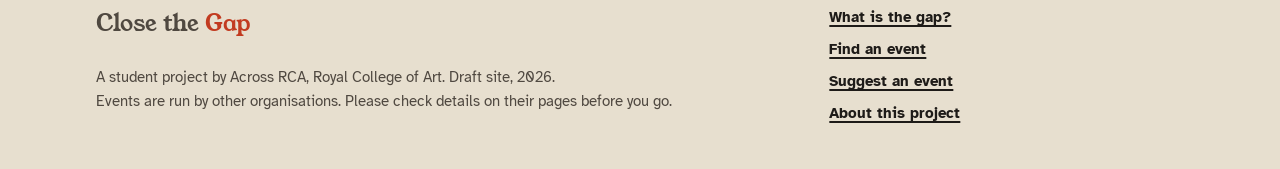
<file: we-went.html>
<!doctype html>
<html lang="en-GB">
<head>
<meta charset="utf-8">
<meta name="viewport" content="width=device-width, initial-scale=1">
<title>We went · Close the Gap</title>
<meta name="description" content="Honest, first-person reviews of London climate events from our team: how we felt before, and after.">
<link rel="icon" href="data:image/svg+xml,%3Csvg xmlns='http://www.w3.org/2000/svg' viewBox='0 0 32 32'%3E%3Crect width='32' height='32' fill='%23f3eee4'/%3E%3Crect x='4' y='9' width='24' height='5' fill='%231e1b18'/%3E%3Crect x='4' y='18' width='7' height='5' fill='%23c23b20'/%3E%3C/svg%3E">
<!-- Remembers dark/light choice before the page draws (prevents a flash) -->
<script>document.documentElement.classList.add("js");try{var t=localStorage.getItem("aag-theme");if(t)document.documentElement.setAttribute("data-theme",t);}catch(e){}</script>
<link rel="stylesheet" href="tokens.css">
<link rel="stylesheet" href="style.css">
<script src="config.js" defer></script>
<script src="main.js" defer></script>

</head>
<body>
<a class="skip-link" href="#main">Skip to content</a>

<!-- ===== HEADER (same on every page: if you change it, change it everywhere) ===== -->
<header class="site-header">
  <div class="container header-inner">
    <a class="wordmark" href="index.html">
      <span class="wordmark-kicker">Across RCA</span>
      <span class="wordmark-name">Close the <em>Gap</em></span>
    </a>
    <button class="nav-toggle" type="button" aria-expanded="false" aria-controls="site-nav">Menu</button>
    <nav id="site-nav" class="site-nav" aria-label="Main">
      <ul>
        <li><a href="the-gap.html">The gap</a></li>
        <li><a href="first-step.html">First step</a></li>
        <li><a href="events.html">Events</a></li>
        <li><a href="we-went.html">We went</a></li>
        <li><a href="submit.html">Suggest an event</a></li>
        <li><a href="about.html">About</a></li>
      </ul>
      <button class="theme-toggle" type="button">◐ Theme</button>
    </nav>
  </div>
</header>

<main id="main">

<section class="page-head container">
  <p class="chapter"><b>04</b> We went</p>
  <h1>We went, so you know what to expect.</h1>
  <p class="lede">Going somewhere new is the hardest part. So we go first, and tell you honestly how it felt before and after.</p>
</section>

<section class="container" style="padding-bottom:4rem">
  <div class="reviews">

    <!-- ✏️ REVIEW TEMPLATE: copy from <article> to </article> to add a new review -->
    <article class="review">
      <span class="placeholder-tag">DUMMY REVIEW: REPLACE BEFORE PUBLISHING</span>
      <header>
        <h2>Repair café, first time</h2>
        <p class="review-meta">By Team member A · Workshop · Went alone · Free</p>
      </header>
      <div class="before-after">
        <div><h3>Before</h3><p>“I nearly didn't go. I don't know anything about fixing things and thought everyone would be an expert.”</p></div>
        <div class="ba-arrow" aria-hidden="true">→</div>
        <div><h3>After</h3><p>“A volunteer sat with me and we fixed my lamp together. I chatted to three people. I'm going back next month.”</p></div>
      </div>
      <p><strong>Good for first-timers?</strong> Yes. <strong>Would I go again?</strong> Yes.</p>
    </article>

    <article class="review">
      <span class="placeholder-tag">DUMMY REVIEW: REPLACE BEFORE PUBLISHING</span>
      <header>
        <h2>Gardening session on a Thursday lunchtime</h2>
        <p class="review-meta">By Team member B · Volunteering · Went with a friend · Free</p>
      </header>
      <div class="before-after">
        <div><h3>Before</h3><p>“Climate stuff usually makes me anxious. I expected to feel guilty for not doing enough.”</p></div>
        <div class="ba-arrow" aria-hidden="true">→</div>
        <div><h3>After</h3><p>“It was calm and nobody lectured anyone. Hands in the soil for an hour and I left feeling lighter, like I'd actually done something.”</p></div>
      </div>
      <p><strong>Good for first-timers?</strong> Yes. <strong>Would I go again?</strong> Probably, with a friend.</p>
    </article>

  </div>
  <p class="form-note">Been to an event from our list? We'd love to hear how it went. <a href="submit.html">Get in touch</a>.</p>
</section>

</main>

<!-- ===== FOOTER (same on every page) ===== -->
<footer class="site-footer">
  <div class="container footer-grid">
    <div>
      <p class="wordmark-name">Close the <em>Gap</em></p>
      <p>A student project by Across RCA, Royal College of Art. Draft site, <span data-year>2026</span>.<br>
      Events are run by other organisations. Please check details on their pages before you go.</p>
    </div>
    <ul aria-label="Footer links">
      <li><a href="the-gap.html">What is the gap?</a></li>
      <li><a href="events.html">Find an event</a></li>
      <li><a href="submit.html">Suggest an event</a></li>
      <li><a href="about.html">About this project</a></li>
    </ul>
  </div>
</footer>
</body>
</html>
</file>
<file: tokens.css>
/* =========================================================
   DESIGN TOKENS — all colours and fonts live here.
   Change a value once and the whole site updates.
   ========================================================= */

/* ✏️ FONTS: pick fonts at fonts.google.com, then replace this line
   and the --font-display / --font-body values below. */
@import url("https://fonts.googleapis.com/css2?family=Atkinson+Hyperlegible:ital,wght@0,400;0,700;1,400&family=Young+Serif&display=swap");

:root {
  /* ✏️ Fonts */
  --font-display: "Young Serif", Georgia, "Times New Roman", serif; /* big headings */
  --font-body: "Atkinson Hyperlegible", system-ui, -apple-system, "Segoe UI", sans-serif; /* everything else */

  /* ✏️ LIGHT MODE COLOURS (the "paper" look) */
  --paper: #f3eee4;         /* page background */
  --paper-raised: #fbf8f2;  /* cards, boxes */
  --paper-sunk: #e7dfcf;    /* footer, quiet areas */
  --ink: #1e1b18;           /* main text */
  --ink-soft: #4f4840;      /* secondary text */
  --rule: #cfc4b1;          /* thin lines and borders */

  --accent: #c23b20;        /* main accent: vermilion (buttons, highlights) */
  --accent-hover: #9f2f18;
  --on-accent: #fff8ee;     /* text on top of the accent colour */

  --accent-2: #22398a;      /* second accent: ink blue */
  --on-accent-2: #f7f3ea;

  --highlight: #f2c14e;     /* marker-pen yellow (used for [VERIFY] labels) */
  --on-highlight: #1e1b18;

  /* Event type colours (used on cards and map pins) */
  --type-talk: #22398a;
  --type-workshop: #c23b20;
  --type-volunteering: #7a4b00;

  --focus: #22398a;         /* keyboard focus ring */
  --grain-opacity: 0.45;    /* paper texture strength (0 = off) */
  --grain-blend: multiply;

  color-scheme: light;
}

/* ✏️ DARK MODE COLOURS ("night paper").
   Used when the visitor's device is in dark mode, unless they picked light. */
@media (prefers-color-scheme: dark) {
  :root:not([data-theme="light"]) {
    --paper: #1c1916;
    --paper-raised: #26221e;
    --paper-sunk: #15130f;
    --ink: #efe8dc;
    --ink-soft: #bfb6a8;
    --rule: #4a433b;
    --accent: #ff7a5c;
    --accent-hover: #ff9b83;
    --on-accent: #1c1916;
    --accent-2: #a3b5ff;
    --on-accent-2: #1c1916;
    --highlight: #f2c14e;
    --on-highlight: #1c1916;
    --type-talk: #a3b5ff;
    --type-workshop: #ff7a5c;
    --type-volunteering: #e5b45a;
    --focus: #f2c14e;
    --grain-opacity: 0.18;
    --grain-blend: screen;
    color-scheme: dark;
  }
}

/* Same dark colours again, for when someone presses the theme button.
   (If you change dark colours above, change them here too.) */
:root[data-theme="dark"] {
  --paper: #1c1916;
  --paper-raised: #26221e;
  --paper-sunk: #15130f;
  --ink: #efe8dc;
  --ink-soft: #bfb6a8;
  --rule: #4a433b;
  --accent: #ff7a5c;
  --accent-hover: #ff9b83;
  --on-accent: #1c1916;
  --accent-2: #a3b5ff;
  --on-accent-2: #1c1916;
  --highlight: #f2c14e;
  --on-highlight: #1c1916;
  --type-talk: #a3b5ff;
  --type-workshop: #ff7a5c;
  --type-volunteering: #e5b45a;
  --focus: #f2c14e;
  --grain-opacity: 0.18;
  --grain-blend: screen;
  color-scheme: dark;
}
</file>
<file: style.css>
/* =========================================================
   LAYOUT + COMPONENTS
   Colours and fonts are NOT set here — see tokens.css.
   ========================================================= */

/* ---------- Base ---------- */
*, *::before, *::after { box-sizing: border-box; }

html { -webkit-text-size-adjust: 100%; scroll-behavior: smooth; }
@media (prefers-reduced-motion: reduce) {
  html { scroll-behavior: auto; }
  *, *::before, *::after { transition: none !important; animation: none !important; }
}

body {
  margin: 0;
  background: var(--paper);
  color: var(--ink);
  font-family: var(--font-body);
  font-size: 1.0625rem;
  line-height: 1.6;
  min-height: 100vh;
  display: flex;
  flex-direction: column;
  overflow-x: hidden;
}

/* Recycled-paper grain (pure CSS, no image file) */
body::before {
  content: "";
  position: fixed;
  inset: 0;
  z-index: -1;
  pointer-events: none;
  opacity: var(--grain-opacity);
  mix-blend-mode: var(--grain-blend);
  background-image: url("data:image/svg+xml,%3Csvg xmlns='http://www.w3.org/2000/svg' width='220' height='220'%3E%3Cfilter id='n'%3E%3CfeTurbulence type='fractalNoise' baseFrequency='.85' numOctaves='3' stitchTiles='stitch'/%3E%3CfeColorMatrix values='0 0 0 0 .45 0 0 0 0 .4 0 0 0 0 .33 0 0 0 .22 0'/%3E%3C/filter%3E%3Crect width='100%25' height='100%25' filter='url(%23n)'/%3E%3C/svg%3E");
}

main { flex: 1; }

img { max-width: 100%; height: auto; display: block; }

h1, h2, h3 {
  font-family: var(--font-display);
  font-weight: 400;
  line-height: 1.08;
  letter-spacing: -0.01em;
  margin: 0 0 0.5em;
  text-wrap: balance;
}
h1 { font-size: clamp(2.4rem, 8vw, 5.25rem); }
h2 { font-size: clamp(1.9rem, 5vw, 3.25rem); }
h3 { font-size: clamp(1.3rem, 2.6vw, 1.6rem); line-height: 1.2; }

p { margin: 0 0 1em; text-wrap: pretty; }

a { color: var(--accent-2); text-underline-offset: 0.18em; text-decoration-thickness: 1.5px; }
a:hover { color: var(--accent); }

:focus-visible { outline: 3px solid var(--focus); outline-offset: 3px; border-radius: 2px; }

.container { width: 100%; max-width: 72rem; margin-inline: auto; padding-inline: 1rem; }
@media (min-width: 48rem) { .container { padding-inline: 2rem; } }

.visually-hidden {
  position: absolute !important; width: 1px; height: 1px; padding: 0; margin: -1px;
  overflow: hidden; clip: rect(0 0 0 0); white-space: nowrap; border: 0;
}

.skip-link {
  position: absolute; left: 1rem; top: -4rem; z-index: 1000;
  background: var(--ink); color: var(--paper); padding: 0.6rem 1rem; font-weight: 700;
}
.skip-link:focus { top: 0.5rem; color: var(--paper); }

/* [VERIFY SOURCE] markers — easy to spot, easy to search for */
.verify {
  display: inline-block;
  background: var(--highlight);
  color: var(--on-highlight);
  font: 700 0.7rem/1.3 var(--font-body);
  letter-spacing: 0.04em;
  padding: 0.1em 0.4em;
  border-radius: 2px;
  vertical-align: 0.15em;
  white-space: nowrap;
}

/* ---------- Header + nav ---------- */
.site-header { border-bottom: 2px solid var(--ink); position: relative; z-index: 20; background: var(--paper); }
.header-inner { display: flex; align-items: center; justify-content: space-between; gap: 1rem; padding-block: 0.85rem; flex-wrap: wrap; }

.wordmark { display: flex; flex-direction: column; color: var(--ink); text-decoration: none; line-height: 1.1; }
.wordmark:hover { color: var(--ink); }
.wordmark-kicker { font-size: 0.72rem; font-weight: 700; letter-spacing: 0.14em; text-transform: uppercase; color: var(--ink-soft); }
.wordmark-name { font-family: var(--font-display); font-size: 1.45rem; }
.wordmark-name em { font-style: normal; color: var(--accent); }

.nav-toggle {
  display: none;
  font: 700 0.95rem var(--font-body);
  background: transparent; color: var(--ink);
  border: 2px solid var(--ink); border-radius: 2px;
  padding: 0.45rem 0.9rem; min-height: 44px; cursor: pointer;
}

.site-nav { display: flex; align-items: center; gap: 1rem; }
.site-nav ul { list-style: none; margin: 0; padding: 0; display: flex; flex-wrap: wrap; gap: 0.25rem 1.1rem; }
.site-nav a { color: var(--ink); text-decoration: none; font-weight: 700; padding: 0.35rem 0; display: inline-block; border-bottom: 3px solid transparent; }
.site-nav a:hover { color: var(--accent); }
.site-nav a[aria-current="page"] { border-bottom-color: var(--accent); }

.theme-toggle {
  font: 700 0.85rem var(--font-body);
  background: transparent; color: var(--ink);
  border: 1.5px solid var(--rule); border-radius: 999px;
  padding: 0.35rem 0.8rem; min-height: 40px; cursor: pointer; white-space: nowrap;
}
.theme-toggle:hover { border-color: var(--ink); }

@media (max-width: 56rem) {
  .js .nav-toggle { display: inline-flex; align-items: center; }
  .js .site-nav { display: none; width: 100%; flex-direction: column; align-items: stretch; padding-bottom: 0.75rem; }
  .js .site-nav.is-open { display: flex; }
  .site-nav ul { flex-direction: column; gap: 0; }
  .site-nav li { border-top: 1px solid var(--rule); }
  .site-nav a { display: block; padding: 0.8rem 0; font-size: 1.1rem; }
  .site-nav a[aria-current="page"] { border-bottom-color: transparent; color: var(--accent); }
  .theme-toggle { align-self: flex-start; margin-top: 0.5rem; }
}

/* ---------- Buttons ---------- */
.btn {
  display: inline-flex; align-items: center; justify-content: center; gap: 0.5em;
  font: 700 1rem/1.2 var(--font-body);
  padding: 0.85rem 1.3rem; min-height: 48px;
  border: 2px solid var(--ink); border-radius: 2px;
  text-decoration: none; cursor: pointer;
  transition: transform 0.15s ease, box-shadow 0.15s ease, background-color 0.15s ease;
}
.btn:hover { transform: translate(-2px, -2px); box-shadow: 4px 4px 0 var(--ink); }
.btn:active { transform: none; box-shadow: none; }
.btn-primary { background: var(--accent); color: var(--on-accent); border-color: var(--accent); }
.btn-primary:hover { background: var(--accent-hover); border-color: var(--accent-hover); color: var(--on-accent); }
.btn-secondary { background: transparent; color: var(--ink); }
.btn-secondary:hover { color: var(--ink); }
.btn-row { display: flex; flex-wrap: wrap; gap: 0.75rem; }

.arrow-link { font-weight: 700; color: var(--accent-2); }

/* ---------- Section scaffolding ---------- */
.section { padding-block: 3.5rem; }
@media (min-width: 48rem) { .section { padding-block: 5rem; } }
.section + .section { border-top: 1px solid var(--rule); }
.section--sunk { background: var(--paper-sunk); }

.chapter {
  display: flex; align-items: baseline; gap: 0.6rem;
  font-size: 0.78rem; font-weight: 700; letter-spacing: 0.14em; text-transform: uppercase;
  color: var(--ink-soft);
  border-top: 2px solid var(--ink);
  padding-top: 0.6rem; margin-bottom: 1.5rem;
}
.chapter b { color: var(--accent); font-size: 0.95rem; }

.lede { font-size: clamp(1.15rem, 2.2vw, 1.4rem); line-height: 1.5; max-width: 40ch; }
.prose { max-width: 40rem; }
.prose p, .prose li { font-size: 1.1rem; }

.page-head { padding-block: 3rem 1.5rem; }
@media (min-width: 48rem) { .page-head { padding-block: 4.5rem 2rem; } }

/* ---------- Home hero ---------- */
.hero { padding-block: 3rem 3.5rem; }
@media (min-width: 48rem) { .hero { padding-block: 5.5rem 5rem; } }
.hero h1 { font-size: clamp(2.6rem, 9.5vw, 6.75rem); line-height: 1; margin-bottom: 0.5em; max-width: 14ch; }
.hero h1 span { display: block; }
.hero h1 .hero-accent { color: var(--accent); }
.hero .lede { margin-bottom: 2rem; }

.hero-grid { display: grid; gap: 2.5rem; }
@media (min-width: 60rem) { .hero-grid { grid-template-columns: 1fr 1fr; align-items: center; gap: 4rem; } }

/* The gap graphic */
.gap-figure { margin: 0; border: 2px solid var(--ink); background: var(--paper-raised); padding: 1.25rem; }
.gap-figure figcaption { font-size: 0.85rem; color: var(--ink-soft); margin-top: 1rem; }
.gap-row { display: grid; grid-template-columns: 3.5rem 1fr; align-items: center; gap: 0.75rem; margin-bottom: 0.9rem; }
.gap-row > span { font-weight: 700; font-size: 0.85rem; letter-spacing: 0.1em; text-transform: uppercase; }
.gap-track { position: relative; height: 2.25rem; }
.gap-bar { position: absolute; inset-block: 0; left: 0; }
.gap-bar--care { width: 82%; background: var(--ink); }
.gap-bar--act { width: 20%; background: var(--accent); }
.gap-space {
  position: absolute; inset-block: 0; left: 20%; width: 62%;
  border: 2px dashed var(--accent);
  display: flex; align-items: center; justify-content: center;
  font-family: var(--font-display); font-size: 1.05rem; color: var(--accent);
}

/* ---------- Ladder: Learn → Try → Do → Join ---------- */
.ladder { list-style: none; margin: 2rem 0 0; padding: 0; display: grid; gap: 1rem; counter-reset: step; }
.ladder li {
  background: var(--paper-raised);
  border-top: 6px solid var(--accent);
  padding: 1.25rem 1.25rem 1.4rem;
  margin-left: calc(var(--step, 0) * 0.9rem);
  display: flex; flex-direction: column;
}
.ladder .step-num { font-size: 0.78rem; font-weight: 700; letter-spacing: 0.14em; text-transform: uppercase; color: var(--ink-soft); }
.ladder .step-verb { font-family: var(--font-display); font-size: clamp(2rem, 4vw, 2.6rem); line-height: 1.05; margin: 0.2rem 0 0.1rem; }
.ladder .step-what { font-weight: 700; color: var(--accent); margin-bottom: 0.6rem; }
.ladder p { margin-bottom: 0.8rem; }
.ladder li > a { margin-top: auto; font-weight: 700; }
@media (min-width: 52rem) {
  .ladder { grid-template-columns: repeat(4, 1fr); align-items: end; gap: 0.75rem; }
  .ladder li { margin-left: 0; min-height: calc(15rem + var(--step, 0) * 3.25rem); }
}

/* ---------- Barriers ---------- */
.barriers { list-style: none; margin: 2rem 0 0; padding: 0; display: grid; gap: 2.5rem 2rem; }
@media (min-width: 48rem) { .barriers { grid-template-columns: repeat(2, 1fr); } }
.barriers li { border-top: 2px solid var(--ink); padding-top: 1rem; }
.barrier-num { font-family: var(--font-display); font-size: 2.75rem; line-height: 1; color: var(--accent); display: block; margin-bottom: 0.5rem; }
.helps { border-top: 1.5px dotted var(--rule); padding-top: 0.6rem; color: var(--ink); }
.helps strong { display: block; font-size: 0.78rem; letter-spacing: 0.12em; text-transform: uppercase; color: var(--accent-2); }
.helps strong::before { content: "→ "; }

/* Two-column text blocks */
.split { display: grid; gap: 2rem; }
@media (min-width: 52rem) { .split { grid-template-columns: 1fr 1fr; gap: 4rem; } }

.pull-quote {
  font-family: var(--font-display);
  font-size: clamp(1.6rem, 4vw, 2.4rem); line-height: 1.2;
  margin: 0;
}
.pull-quote::before {
  content: "\201C"; display: block;
  font-size: 4.5rem; line-height: 0.6; margin-bottom: 0.15em;
  color: var(--accent);
}

/* Call-to-action band */
.cta-band { background: var(--accent); color: var(--on-accent); padding-block: 3rem; }
.cta-band h2 { color: var(--on-accent); }
.cta-band .btn { border-color: var(--on-accent); color: var(--on-accent); background: transparent; }
.cta-band .btn:hover { box-shadow: 4px 4px 0 var(--on-accent); color: var(--on-accent); }
.cta-band .btn-invert { background: var(--on-accent); color: var(--accent); }
.cta-band .btn-invert:hover { color: var(--accent); }

/* ---------- Event cards ---------- */
.card-list { list-style: none; margin: 0; padding: 0; display: grid; gap: 1rem; }
.card-list--grid { grid-template-columns: repeat(auto-fill, minmax(min(100%, 19rem), 1fr)); }

.event-card {
  background: var(--paper-raised);
  border: 1px solid var(--rule);
  border-top: 5px solid var(--type-color, var(--ink));
  padding: 1.1rem 1.2rem 1.25rem;
  height: 100%;
  display: flex; flex-direction: column;
}
.event-card[data-type="talk"] { --type-color: var(--type-talk); }
.event-card[data-type="workshop"] { --type-color: var(--type-workshop); }
.event-card[data-type="volunteering"] { --type-color: var(--type-volunteering); }
.event-card.is-highlighted { outline: 3px solid var(--focus); outline-offset: 2px; }

.event-card__top { display: flex; flex-wrap: wrap; gap: 0.4rem; margin-bottom: 0.6rem; }
.type-tag {
  font-size: 0.72rem; font-weight: 700; letter-spacing: 0.12em; text-transform: uppercase;
  color: var(--type-color, var(--ink)); border: 1.5px solid currentColor;
  padding: 0.1rem 0.5rem; border-radius: 2px;
}
.type-tag--plain { color: var(--ink-soft); }
.event-card__title { font-size: 1.3rem; margin-bottom: 0.6rem; }

.facts { display: grid; grid-template-columns: auto 1fr; gap: 0.2rem 0.75rem; margin: 0 0 0.75rem; font-size: 0.98rem; }
.facts dt { font-size: 0.72rem; font-weight: 700; letter-spacing: 0.1em; text-transform: uppercase; color: var(--ink-soft); padding-top: 0.2rem; }
.facts dd { margin: 0; }

.more-dates { margin: -0.25rem 0 0.75rem; font-size: 0.95rem; }
.more-dates summary { cursor: pointer; font-weight: 700; color: var(--accent-2); }
.more-dates ul { margin: 0.4rem 0 0; padding-left: 1.2rem; }

.event-card__note { color: var(--ink-soft); font-size: 0.98rem; }

.badges { list-style: none; margin: 0 0 0.9rem; padding: 0; display: flex; flex-wrap: wrap; gap: 0.45rem; }
.badge {
  font-size: 0.72rem; font-weight: 700; letter-spacing: 0.08em; text-transform: uppercase;
  color: var(--accent-2); border: 2px solid currentColor; border-radius: 3px;
  padding: 0.15rem 0.5rem; transform: rotate(-1.5deg);
}
.badge--went { background: var(--highlight); color: var(--on-highlight); border-color: var(--on-highlight); transform: rotate(1deg); }

.event-card__actions { margin-top: auto; display: flex; flex-wrap: wrap; gap: 0.5rem 1.25rem; align-items: center; }
.event-card__actions a { font-weight: 700; }
.link-button {
  font: 700 1rem var(--font-body); color: var(--accent-2);
  background: none; border: 0; padding: 0; cursor: pointer;
  text-decoration: underline; text-underline-offset: 0.18em; text-decoration-thickness: 1.5px;
}
.link-button:hover { color: var(--accent); }

/* ---------- Events page ---------- */
.filters { background: var(--paper-raised); border: 2px solid var(--ink); padding: 1rem; margin-bottom: 1.25rem; display: grid; gap: 1rem; }
.filters fieldset { border: 0; margin: 0; padding: 0; min-width: 0; }
.filters legend, .filter-label { font-size: 0.75rem; font-weight: 700; letter-spacing: 0.12em; text-transform: uppercase; color: var(--ink-soft); margin-bottom: 0.4rem; padding: 0; }
.filter-label { display: block; }

.pills { display: flex; flex-wrap: wrap; gap: 0.5rem; }
.pill { position: relative; }
.pill input { position: absolute; opacity: 0; inset: 0; margin: 0; cursor: pointer; }
.pill span {
  display: inline-flex; align-items: center; min-height: 44px;
  padding: 0.45rem 1rem; border: 2px solid var(--ink); border-radius: 999px;
  font-weight: 700; background: transparent; color: var(--ink);
}
.pill input:checked + span { background: var(--ink); color: var(--paper); }
.pill input:focus-visible + span { outline: 3px solid var(--focus); outline-offset: 3px; }

.filter-row { display: grid; gap: 1rem; }
@media (min-width: 40rem) { .filter-row { grid-template-columns: 1fr 1fr; } }
@media (min-width: 60rem) { .filter-row { grid-template-columns: 1fr 1fr auto auto; align-items: end; } }

select {
  width: 100%; min-height: 44px;
  font: 1rem var(--font-body); color: var(--ink);
  background: var(--paper); border: 2px solid var(--ink); border-radius: 2px;
  padding: 0.5rem 0.6rem;
}
.check { display: flex; align-items: center; gap: 0.55rem; font-weight: 700; min-height: 44px; cursor: pointer; }
.check input { width: 1.3rem; height: 1.3rem; accent-color: var(--accent); }

.filters-reset { justify-self: start; }

.results-bar { display: flex; flex-wrap: wrap; align-items: center; justify-content: space-between; gap: 0.75rem; margin-bottom: 1rem; }
.results-count { margin: 0; font-weight: 700; }

.view-toggle { display: inline-flex; border: 2px solid var(--ink); border-radius: 999px; overflow: hidden; }
.view-toggle button {
  font: 700 0.95rem var(--font-body); min-height: 44px; padding: 0.4rem 1.1rem;
  background: transparent; color: var(--ink); border: 0; cursor: pointer;
}
.view-toggle button[aria-pressed="true"] { background: var(--ink); color: var(--paper); }

.events-views { display: grid; gap: 1.25rem; }
.events-views[data-view="list"] .events-map-wrap { display: none; }
.events-views[data-view="map"] .events-list { display: none; }

.events-map { height: 70vh; min-height: 22rem; border: 2px solid var(--ink); background: var(--paper-sunk); }
.map-note { font-size: 0.9rem; color: var(--ink-soft); margin-top: 0.5rem; }

@media (min-width: 60rem) {
  .view-toggle { display: none; }
  .events-views, .events-views[data-view] { grid-template-columns: minmax(0, 1fr) minmax(0, 1fr); align-items: start; }
  .events-views .events-map-wrap, .events-views .events-list { display: block !important; }
  .events-map-wrap { position: sticky; top: 1rem; }
  .events-map { height: calc(100vh - 6rem); }
}

.empty-state { border: 2px dashed var(--rule); padding: 1.5rem; }
.data-source { font-size: 0.85rem; color: var(--ink-soft); margin-top: 1.5rem; }

/* Leaflet tweaks */
.leaflet-container { font-family: var(--font-body); }
.leaflet-popup-content { margin: 0.8rem 1rem; font-size: 0.95rem; line-height: 1.4; }
.leaflet-popup-content strong { display: block; font-size: 1rem; margin-bottom: 0.2rem; }
.popup-meta { color: #4f4840; margin: 0.2rem 0 0.4rem !important; }
:root[data-theme="dark"] .leaflet-tile-pane { filter: brightness(0.85) saturate(0.8); }
@media (prefers-color-scheme: dark) { :root:not([data-theme="light"]) .leaflet-tile-pane { filter: brightness(0.85) saturate(0.8); } }

/* ---------- Quiz ---------- */
.quiz { display: grid; gap: 2rem; max-width: 46rem; }
.quiz fieldset { border: 0; margin: 0; padding: 0; min-width: 0; }
.quiz legend {
  float: left; width: 100%; /* lets the legend behave like a normal heading */
  border-top: 2px solid var(--ink); padding: 1rem 0 0; margin-bottom: 0.9rem;
  font-family: var(--font-display); font-size: clamp(1.4rem, 3vw, 1.8rem); line-height: 1.2;
}
.quiz legend + * { clear: both; }
.quiz legend .q-num { display: block; font: 700 0.78rem var(--font-body); letter-spacing: 0.14em; text-transform: uppercase; color: var(--accent); margin-bottom: 0.3rem; }
.choices { display: grid; gap: 0.6rem; }
@media (min-width: 40rem) { .choices { grid-template-columns: repeat(3, 1fr); } }
.choice {
  display: flex; gap: 0.7rem; align-items: flex-start;
  border: 2px solid var(--rule); background: var(--paper-raised);
  padding: 0.85rem 1rem; cursor: pointer; min-height: 44px;
}
.choice:hover { border-color: var(--ink); }
.choice input { margin-top: 0.3rem; width: 1.15rem; height: 1.15rem; accent-color: var(--accent); flex-shrink: 0; }
.choice:has(input:checked) { border-color: var(--ink); background: var(--paper); box-shadow: 4px 4px 0 var(--accent); }
.choice strong { display: block; }
.choice small { color: var(--ink-soft); font-size: 0.9rem; }
.quiz-error { color: var(--accent); font-weight: 700; margin: 0; }

.quiz-result {
  max-width: 46rem; margin-top: 2.5rem;
  background: var(--paper-raised); border: 2px solid var(--ink);
  box-shadow: 8px 8px 0 var(--accent);
  padding: 1.5rem;
}
.quiz-result:focus { outline: none; }
.quiz-result:focus-visible { outline: 3px solid var(--focus); outline-offset: 4px; }
.quiz-result .step-num { font-size: 0.78rem; font-weight: 700; letter-spacing: 0.14em; text-transform: uppercase; color: var(--accent); }
.quiz-result ul { padding-left: 1.2rem; }

/* ---------- We went (reviews) ---------- */
.reviews { display: grid; gap: 2rem; margin-top: 1rem; }
.review { background: var(--paper-raised); border: 1px solid var(--rule); border-top: 5px solid var(--accent-2); padding: 1.5rem; }
.review header { margin-bottom: 1rem; }
.review-meta { color: var(--ink-soft); font-size: 0.95rem; margin: 0; }
.before-after { display: grid; gap: 1rem; margin-bottom: 1rem; }
@media (min-width: 48rem) { .before-after { grid-template-columns: 1fr auto 1fr; align-items: stretch; } }
.before-after > div { border: 1.5px solid var(--rule); padding: 1rem; background: var(--paper); }
.before-after h3 { font-size: 0.78rem; font-family: var(--font-body); font-weight: 700; letter-spacing: 0.14em; text-transform: uppercase; color: var(--ink-soft); margin-bottom: 0.4rem; }
.before-after .ba-arrow { border: 0; background: none; display: flex; align-items: center; justify-content: center; font-size: 1.6rem; color: var(--accent); padding: 0; }
.before-after p { margin: 0; font-size: 1.05rem; }
.placeholder-tag { display: inline-block; background: var(--highlight); color: var(--on-highlight); font-weight: 700; font-size: 0.75rem; letter-spacing: 0.08em; padding: 0.15rem 0.5rem; margin-bottom: 0.75rem; }

/* ---------- Simple info boxes ---------- */
.box { background: var(--paper-raised); border: 2px solid var(--ink); padding: 1.5rem; }
.steps-list { padding-left: 1.3rem; }
.steps-list li { margin-bottom: 0.5rem; }
.form-note { font-size: 0.9rem; color: var(--ink-soft); margin-top: 0.75rem; }

/* ---------- Footer ---------- */
.site-footer { background: var(--paper-sunk); border-top: 2px solid var(--ink); padding-block: 2.5rem; margin-top: 0; font-size: 0.95rem; }
.footer-grid { display: grid; gap: 1.5rem; }
@media (min-width: 48rem) { .footer-grid { grid-template-columns: 2fr 1fr; } }
.site-footer ul { list-style: none; padding: 0; margin: 0; display: grid; gap: 0.3rem; }
.site-footer a { color: var(--ink); font-weight: 700; }
.site-footer p { color: var(--ink-soft); }
</file>
